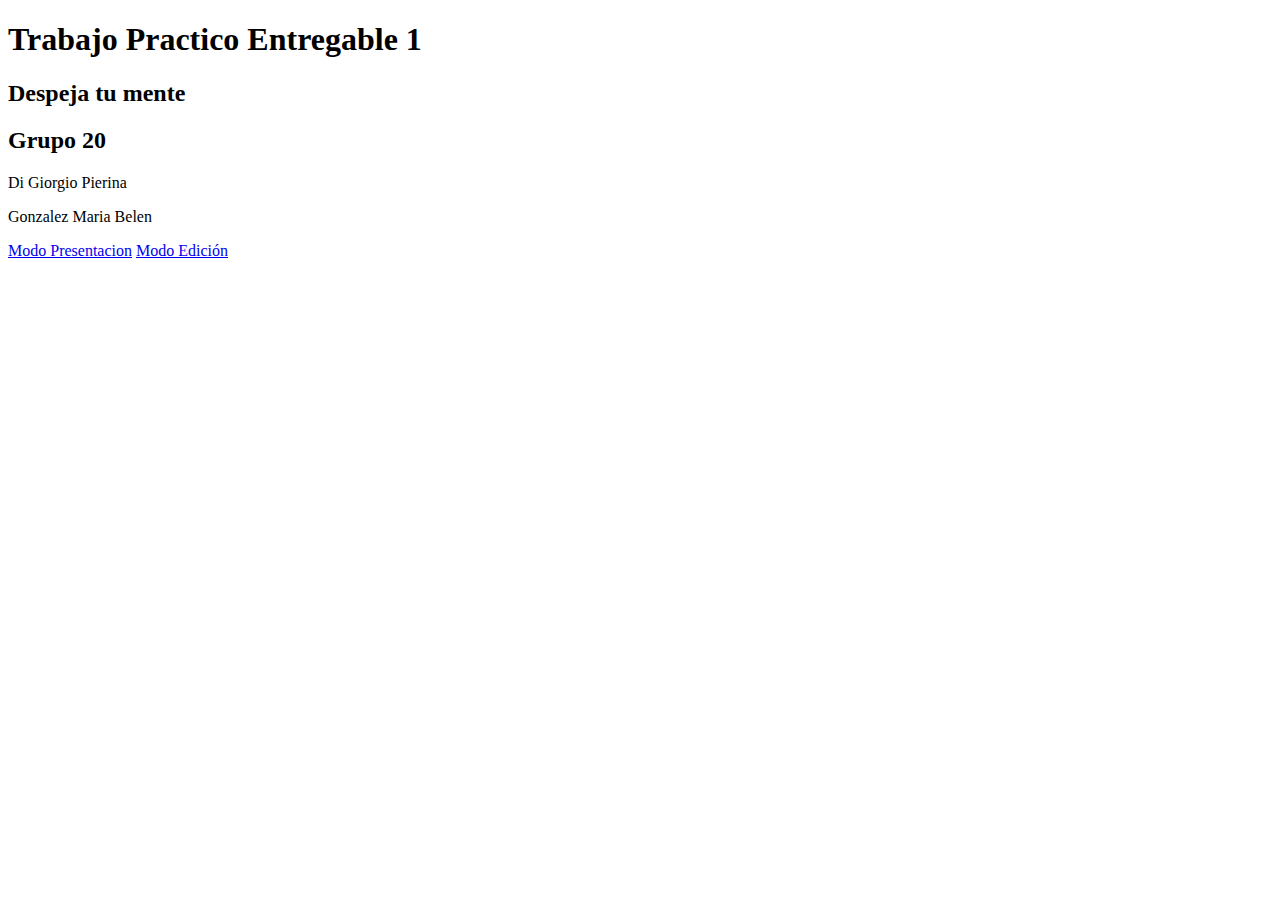
<file: index.html>
<!DOCTYPE html>
<html lang="en">
<head>
    <meta charset="UTF-8">
    <meta name="viewport" content="width=device-width, initial-scale=1.0">
    <title>Document</title>
</head>
<body>

    <h1>Trabajo Practico Entregable 1</h1>
    <h2>Despeja tu mente</h2>
    <h2>Grupo 20</h2>
    <p>Di Giorgio Pierina</p>
    <p>Gonzalez Maria Belen</p>

    <a href=https://www.figma.com/proto/AV4Yh1QReRI7wYV4WRrUl7/Despeja-Tu-Mente?type=design&node-id=260-651&t=C3TGEIGMd3EQ6o7v-0&scaling=min-zoom&page-id=0%3A1&starting-point-node-id=161%3A542>Modo Presentacion</a>

    <a href=https://www.figma.com/file/AV4Yh1QReRI7wYV4WRrUl7/Despeja-Tu-Mente?type=design&node-id=0-1&mode=design&t=KBDegHhfSMcxle1b-0>Modo Edición</a>
</body>
</html>
</file>
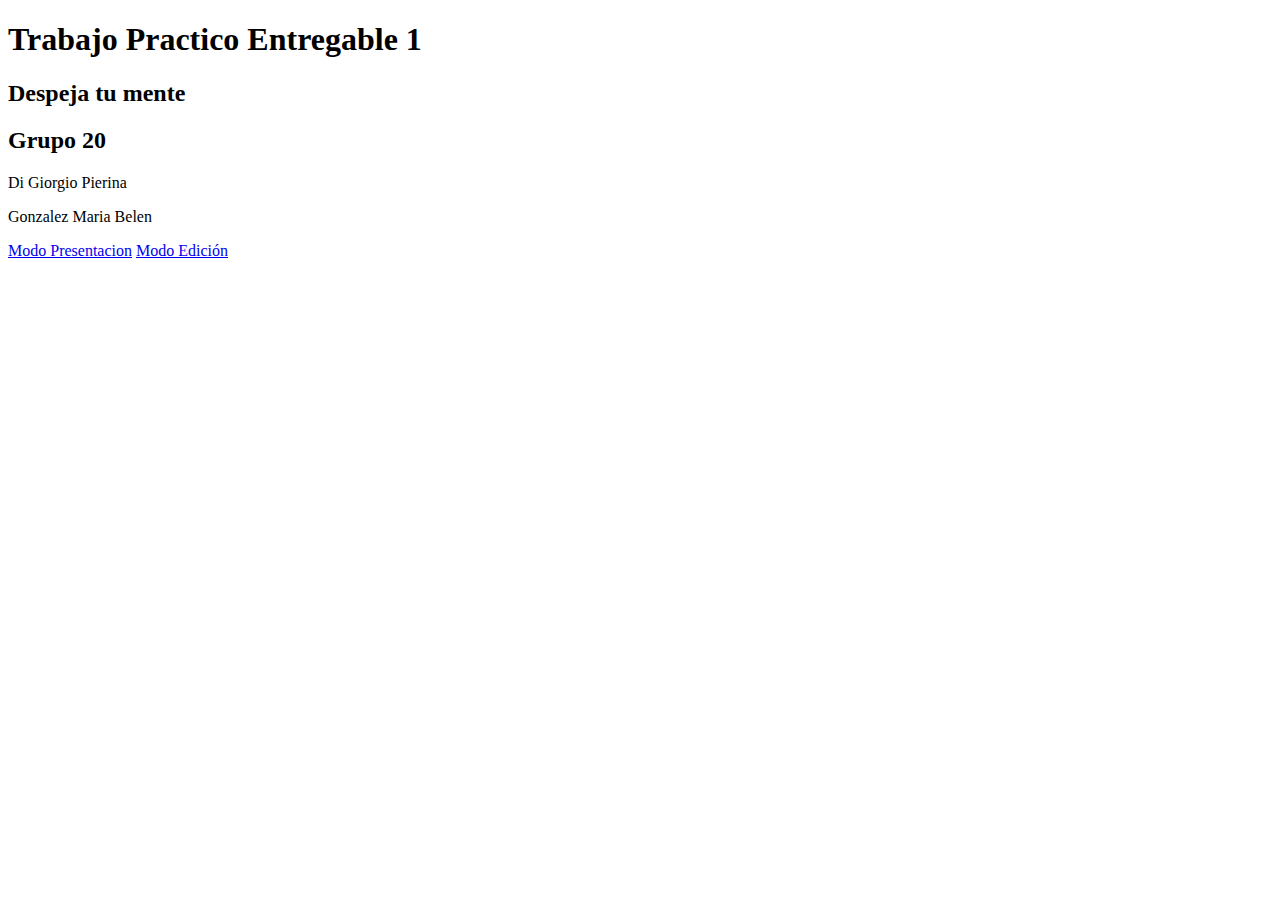
<file: TPE 1/index.html>
<!DOCTYPE html>
<html lang="en">
<head>
    <meta charset="UTF-8">
    <meta name="viewport" content="width=device-width, initial-scale=1.0">
    <title>Document</title>
</head>
<body>

    <h1>Trabajo Practico Entregable 1</h1>
    <h2>Despeja tu mente</h2>
    <h2>Grupo 20</h2>
    <p>Di Giorgio Pierina</p>
    <p>Gonzalez Maria Belen</p>

    <a href=https://www.figma.com/proto/AV4Yh1QReRI7wYV4WRrUl7/Despeja-Tu-Mente?type=design&node-id=260-651&t=C3TGEIGMd3EQ6o7v-0&scaling=min-zoom&page-id=0%3A1&starting-point-node-id=161%3A542>Modo Presentacion</a>

    <a href=https://www.figma.com/file/AV4Yh1QReRI7wYV4WRrUl7/Despeja-Tu-Mente?type=design&node-id=0-1&mode=design&t=23nZfYL8YdTAMEav-0>Modo Edición</a>
</body>
</html>
</file>
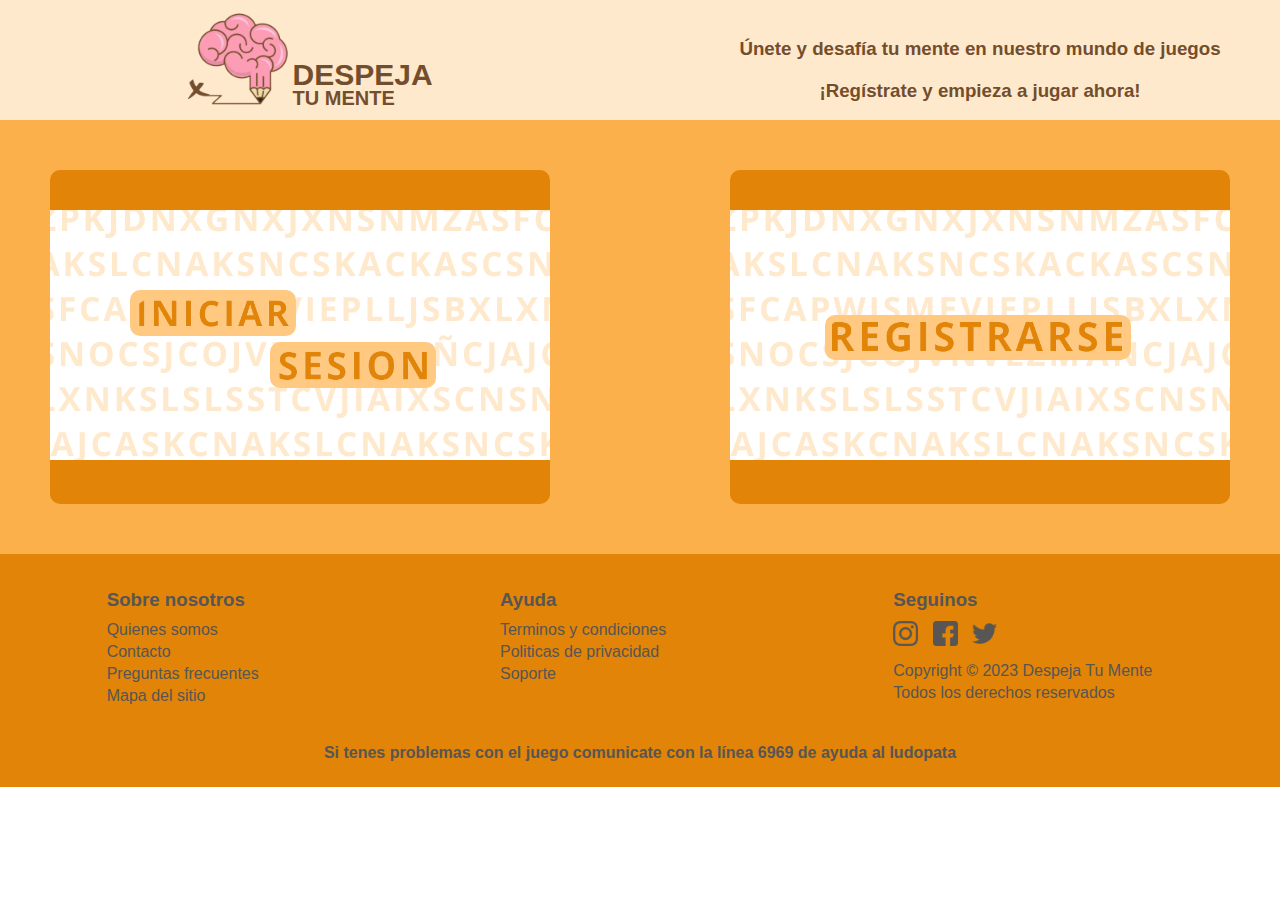
<file: TPE2/index.html>
<!DOCTYPE html>
<html lang="en">
<head>
    <meta charset="UTF-8">
    <meta name="viewport" content="width=device-width, initial-scale=1.0">
    <title>Document</title>
    <link rel="stylesheet" type="text/css" href="./CSS/style.css">
</head>
<body>
    <div class="grid">
        <header class="header-login">
            <div class="conteiner-header conteiner-header-login">
                <div id="logo" class="logo-login">
                    <img src="./CSS/IMG/Logo.png" alt="logo">
                    <h1>DESPEJA <span>TU MENTE</span> </h1>
                </div>
                <div class="texto-inicio">   
                    <h3>Únete y desafía tu mente en nuestro mundo de juegos</h3>
                    <h3>¡Regístrate y empieza a jugar ahora!</h3>  
                </div>
            </div>           
        </header>
        <main class="main-login">
            <div class="conteiner-main">
                <div class="opcion-ingreso">
                    <div class="inicio-sesion">
                        <div class="conteiner-inicio">
                            <img id="img-inicio" class="letras"  src="./CSS/IMG/letras.png" alt="">  
                            <img class="iniciar" src="./CSS/IMG/iniciar.png" alt="">  
                            <img class="sesion" src="./CSS/IMG/sesion.png" alt=""> 
                        </div>
                    </div>
                    <div id="container-form-inicio-sesion">
                        <form id="formulario-inicio" class="oculta" action="" method="">
                            <div class="form-group">
                                <label for="email">E-mail</label>
                                <input type="email" id="email" name="email" required>
                            </div>
                            <div class="form-group">
                                <label for="password">Contraseña</label>
                                <input type="password" id="password" name="password" required>
                            </div>
                            <p class="contrenia-link">Olvidaste la Contraseña?</p> 
                            <div class="botones-inicio-sesion">
                                <button id="btn-iniciar-sesion" type="submit">Iniciar sesion</button>
                                <button id="btn-face"type="button">Ingresar con facebook</button>
                                <button id="btn-google"type="button">Ingresar con Google</button>
                            </div>
                        </form>
                    </div>  
                    <div class="inicio-sesion">
                        <div class="conteiner-registro">
                            <img id="img-registrarse" class="letras" src="./CSS/IMG/letras.png" alt="">
                            <img class="registrarse" src="./CSS/IMG/registrarse.png" alt=""> 
                        </div>
                    </div>
                    <div id="container-form-registrarse">
                        <form id="formulario-registro" class="oculta" action="" method="">
                            <div class="form-group">
                                <label for="nombre">Nombre <span>*</span></label>
                                <input type="text" id="" name="nombre" required>
                            </div>
                            <div class="form-group">
                                <label for="apellido">Apellido <span>*</span></label>
                                <input type="text" id="" name="apellido" required>
                            </div>
                            <div class="form-group">
                                <label for="alias">Alias</label>
                                <input type="text" id="" name="alias">
                            </div>
                            <div class="form-group">
                                <label for="edad">Edad <span>*</span></label>
                                <input type="number" id="" name="edad" required>
                            </div>
                            <div class="form-group">
                                <label for="email">E-mail <span>*</span></label>
                                <input type="email" id="email" name="email" required>
                            </div>
                            <div class="form-group">
                                <label for="password">Contraseña</label>
                                <input type="password" id="password" name="password" required>
                            </div>
                            <p class="campos-obligatorios">La Contraseña debe tener 8 caracteres (sin espacios)</p>
                            <div class="form-group">
                                <label for="confirm-password">Repetir Contraseña:</label>
                                <input type="password" id="confirm-password" name="confirm-password" required>
                            </div>
                            <p class="campos-obligatorios">* Campos obligatorios</p>
                            <div class="captcha">
                                <div class="checkbox">
                                    <input type="checkbox" id="captcha" name="captcha" required>
                                    <p>No soy un robot</p>
                                </div>
                                <img src="./CSS/IMG/captcha.png" alt="">
                            </div>
                            <div class="botones-inicio-sesion">
                                <button id="btn-registrarse"type="submit">Registrarse</button>
                            </div>
                        </form>
                    </div>
                </div>       
                <div id="loading-container" class="loading-oculto">
                    <div id="loading"></div>
                    <div id="loading-progress">0%</div>
                </div>
            </div>
            <div id="mensajeExito">
                <p id="cerrar-mnj-exito">x</p>                             
                <p class="bienvenido"> Bienvenido a</p>
                <div class="logo-exito">
                    <img src="./CSS/IMG/Logo.png" alt="logo">
                    <h1>DESPEJA <span>TU MENTE</span> </h1>
                </div>
                <p class="exito"> Usted se ha registrado con éxito!</p>
            </div>
        </main>
        <footer>
            <div class="conteiner-footer">
                <div class="columnas-footer">
                    <h3>Sobre nosotros</h3>
                        <lu>
                            <li>Quienes somos</li>
                            <li>Contacto</li>
                            <li>Preguntas frecuentes</li>
                            <li>Mapa del sitio</li>
                        </lu>
                </div>
                <div class="columnas-footer">
                    <h3>Ayuda</h3>
                        <lu>
                            <li>Terminos y condiciones</li>
                            <li>Politicas de privacidad </li>
                            <li>Soporte</li>
                        </lu>
                </div>
                <div class="columnas-footer">
                    <h3>Seguinos</h3>
                    <div class="redes-sociales">
                        <img src="./CSS/IMG/iconos/instagram.png">
                        <img src="./CSS/IMG/iconos/facebook.png">
                        <img src="./CSS/IMG/iconos/gorjeo.png">
                    </div>
                        <lu>
                            <li>Copyright © 2023 Despeja Tu Mente</li>
                            <li>Todos los derechos reservados</li>
                        </lu>         
                </div>
            </div>
            <div class="mensaje-footer">
                <p>Si tenes problemas con el juego comunicate con la línea 6969 de ayuda al ludopata</p>
            </div>
        </footer>  
    </div>
    <script src="./JS/js.login.js"></script>
    </body>
    </html>
</file>
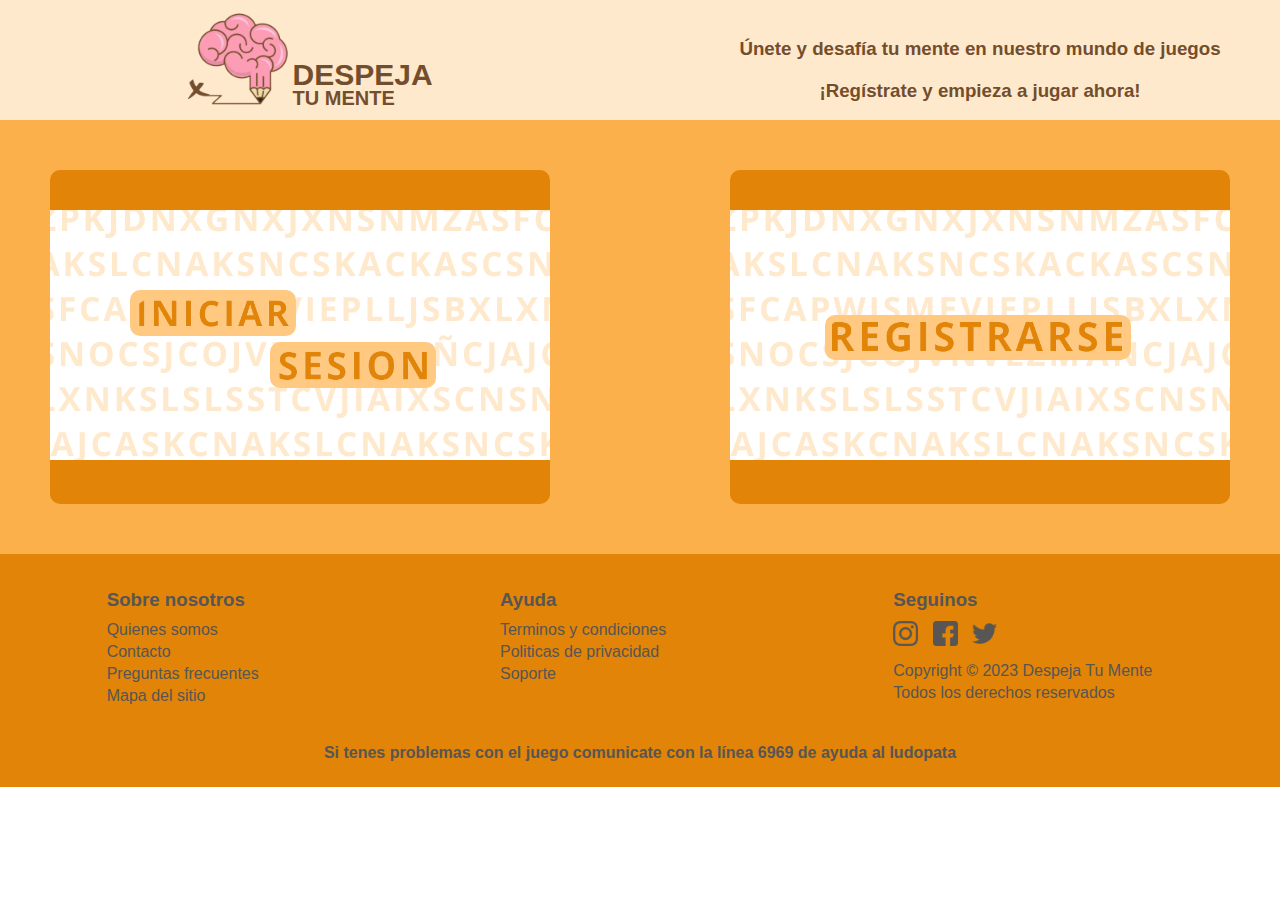
<file: TPE2/HTML/index.html>
<!DOCTYPE html>
<html lang="en">
<head>
    <meta charset="UTF-8">
    <meta name="viewport" content="width=device-width, initial-scale=1.0">
    <title>Document</title>
    <link rel="stylesheet" type="text/css" href="/TPE2/CSS/style.css">
</head>
<body>
    <div class="grid">
        <header class="header-login">
            <div class="conteiner-header conteiner-header-login">
                <div id="logo" class="logo-login">
                    <img src="../HTML/IMG/Logo.png" alt="logo">
                    <h1>DESPEJA <span>TU MENTE</span> </h1>
                </div>
                <div class="texto-inicio">   
                    <h3>Únete y desafía tu mente en nuestro mundo de juegos</h3>
                    <h3>¡Regístrate y empieza a jugar ahora!</h3>  
                </div>
            </div>           
        </header>
        <main class="main-login">
            <div class="conteiner-main">
                <div class="opcion-ingreso">
                    <div class="inicio-sesion">
                        <div class="conteiner-inicio">
                            <img id="img-inicio" class="letras"  src="IMG/letras.png" alt="">  
                            <img class="iniciar" src="IMG/iniciar.png" alt="">  
                            <img class="sesion" src="IMG/sesion.png" alt=""> 
                        </div>
                    </div>
                    <div id="container-form-inicio-sesion">
                        <form id="formulario-inicio" class="oculta" action="" method="">
                            <div class="form-group">
                                <label for="email">E-mail</label>
                                <input type="email" id="email" name="email" required>
                            </div>
                            <div class="form-group">
                                <label for="password">Contraseña</label>
                                <input type="password" id="password" name="password" required>
                            </div>
                            <p class="contrenia-link">Olvidaste la Contraseña?</p> 
                            <div class="botones-inicio-sesion">
                                <button id="btn-iniciar-sesion" type="submit">Iniciar sesion</button>
                                <button id="btn-face"type="button">Ingresar con facebook</button>
                                <button id="btn-google"type="button">Ingresar con Google</button>
                            </div>
                        </form>
                    </div>  
                    <div class="inicio-sesion">
                        <div class="conteiner-registro">
                            <img id="img-registrarse" class="letras" src="IMG/letras.png" alt="">
                            <img class="registrarse" src="IMG/registrarse.png" alt=""> 
                        </div>
                    </div>
                    <div id="container-form-registrarse">
                        <form id="formulario-registro" class="oculta" action="" method="">
                            <div class="form-group">
                                <label for="nombre">Nombre <span>*</span></label>
                                <input type="text" id="" name="nombre" required>
                            </div>
                            <div class="form-group">
                                <label for="apellido">Apellido <span>*</span></label>
                                <input type="text" id="" name="apellido" required>
                            </div>
                            <div class="form-group">
                                <label for="alias">Alias</label>
                                <input type="text" id="" name="alias">
                            </div>
                            <div class="form-group">
                                <label for="edad">Edad <span>*</span></label>
                                <input type="number" id="" name="edad" required>
                            </div>
                            <div class="form-group">
                                <label for="email">E-mail <span>*</span></label>
                                <input type="email" id="email" name="email" required>
                            </div>
                            <div class="form-group">
                                <label for="password">Contraseña</label>
                                <input type="password" id="password" name="password" required>
                            </div>
                            <p class="campos-obligatorios">La Contraseña debe tener 8 caracteres (sin espacios)</p>
                            <div class="form-group">
                                <label for="confirm-password">Repetir Contraseña:</label>
                                <input type="password" id="confirm-password" name="confirm-password" required>
                            </div>
                            <p class="campos-obligatorios">* Campos obligatorios</p>
                            <div class="captcha">
                                <div class="checkbox">
                                    <input type="checkbox" id="captcha" name="captcha" required>
                                    <p>No soy un robot</p>
                                </div>
                                <img src="IMG/captcha.png" alt="">
                            </div>
                            <div class="botones-inicio-sesion">
                                <button id="btn-registrarse"type="submit">Registrarse</button>
                            </div>
                        </form>
                    </div>
                </div>       
                <div id="loading-container" class="loading-oculto">
                    <div id="loading"></div>
                    <div id="loading-progress">0%</div>
                </div>
            </div>
            <div id="mensajeExito">
                <p id="cerrar-mnj-exito">x</p>                             
                <p class="bienvenido"> Bienvenido a</p>
                <div class="logo-exito">
                    <img src="../HTML/IMG/Logo.png" alt="logo">
                    <h1>DESPEJA <span>TU MENTE</span> </h1>
                </div>
                <p class="exito"> Usted se ha registrado con éxito!</p>
            </div>
        </main>
        <footer>
            <div class="conteiner-footer">
                <div class="columnas-footer">
                    <h3>Sobre nosotros</h3>
                        <lu>
                            <li>Quienes somos</li>
                            <li>Contacto</li>
                            <li>Preguntas frecuentes</li>
                            <li>Mapa del sitio</li>
                        </lu>
                </div>
                <div class="columnas-footer">
                    <h3>Ayuda</h3>
                        <lu>
                            <li>Terminos y condiciones</li>
                            <li>Politicas de privacidad </li>
                            <li>Soporte</li>
                        </lu>
                </div>
                <div class="columnas-footer">
                    <h3>Seguinos</h3>
                    <div class="redes-sociales">
                        <img src="IMG/iconos/instagram.png">
                        <img src="IMG/iconos/facebook.png">
                        <img src="IMG/iconos/gorjeo.png">
                    </div>
                        <lu>
                            <li>Copyright © 2023 Despeja Tu Mente</li>
                            <li>Todos los derechos reservados</li>
                        </lu>         
                </div>
            </div>
            <div class="mensaje-footer">
                <p>Si tenes problemas con el juego comunicate con la línea 6969 de ayuda al ludopata</p>
            </div>
        </footer>  
    </div>
    <script src="/TPE2/JS/js.login.js"></script>
    </body>
    </html>
</file>
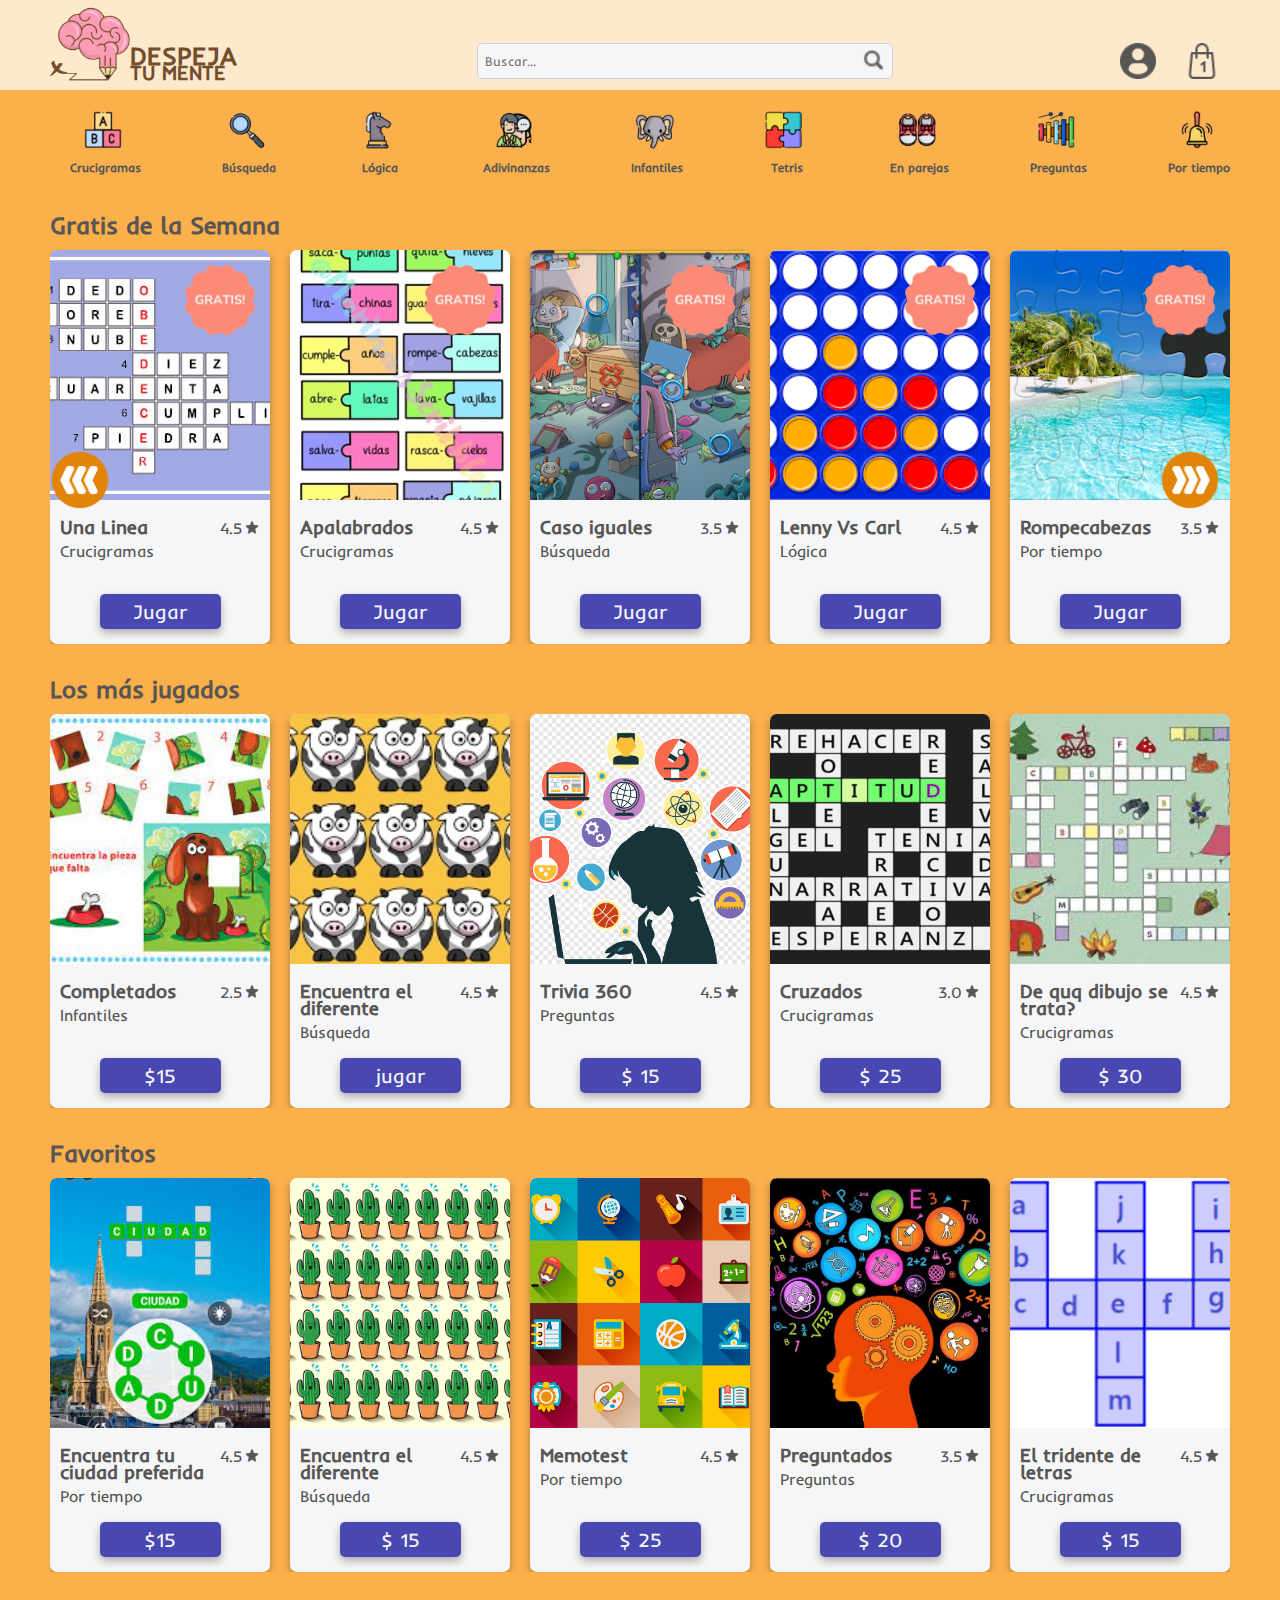
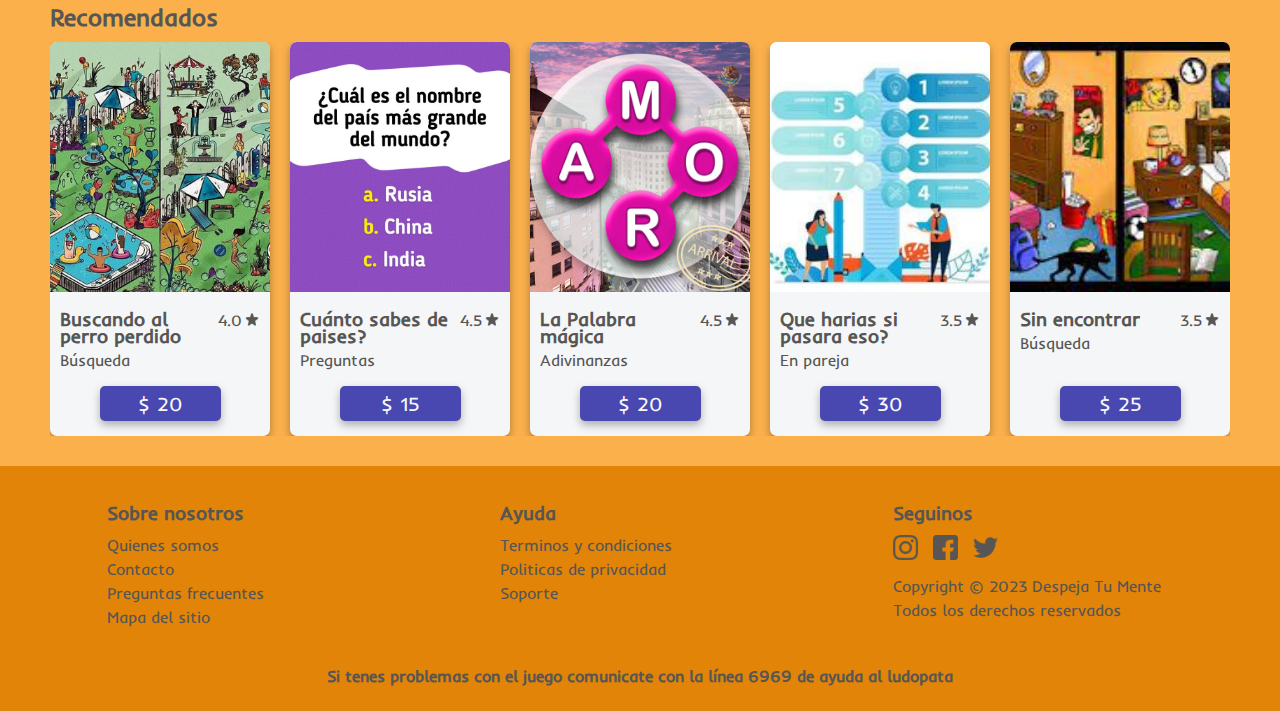
<file: TPE2/home.html>
<!DOCTYPE html>
<html lang="en">
<head>
    <meta charset="UTF-8">
    <meta name="viewport" content="width=device-width, initial-scale=1.0">
    <title>Document</title>
    <link rel="stylesheet" type="text/css" href="./CSS/style.css">
    <link rel="preconnect" href="https://fonts.googleapis.com">
    <link rel="preconnect" href="https://fonts.gstatic.com" crossorigin>
    <link href="https://fonts.googleapis.com/css2?family=Inder&display=swap" rel="stylesheet">
</head>
<body>
    

    <div class="grid">
        <header>
            <div class="conteiner-header">
                <div class="logo">
                    <img src="./CSS/IMG/Logo.png" alt="logo">
                    <h1>DESPEJA <span>TU MENTE</span> </h1>
                </div>
                <div class="search-container">
                        <input class="search" type="text"  placeholder="Buscar...">
                        <label for="input-with-image" class="input-label">
                        <img src="./CSS/IMG/iconos/lupa.png" alt="buscador">          
                </div>
                <div class="login-bolsa">
                    <div id="usuario" class="usuario">
                        <img src="./CSS/IMG/iconos/usuario-de-perfil.png" alt="menu usuario">
                    </div>
                    <div id="popup-login" class="">
                        <div class="cerrar-popup">
                            <button id="btn-cerrar-popup-login" class="btn-cerrar-popup">X</button>
                        </div>
                        <div class="encabezado-popup">
                            <img src="./CSS/IMG/iconos/usuario-de-perfil.png" alt="">
                            <h2>Mi perfil</h2>
                        </div>
                        <div class="contenido-popup">  
                            <p>Cambiar avatar</p>  
                            <p><a href="#favoritos">Mis favoritos</a></p>
                            <p>Ultimos jugados</p>
                            <p>Mis datos</p>
                            <p>Cambiar contrasenia</p>
                            <p>Cerrar sesion</p>
                        </div>
                    </div>   
                    <div id="pop-bolsa" class="bolsa">
                        <img src="./CSS/IMG/iconos/bolsa-de-la-compra.png" alt="mis compras">
                        <p class="comprados">1</p>
                    </div>
                    <div id="popup-compras" class="">
                        <div class="cerrar-popup">
                            <button id="btn-cerrar-popup-compras" class="btn-cerrar-popup">X</button>
                        </div>
                        <div class="encabezado-popup">
                            <img src="./CSS/IMG/bolsa-de-la-compra.png" alt="">
                            <h2>Mis Compras</h2>
                        </div>
                        <div class="contenido-popup">  
                            <div class="juego-precio">
                                <p>Encuentra el diferente</p>  
                                <p>$25</p>
                             </div>
                                <p>--------------------</p>
                             <div class="total-compras">
                                <p>Total</p>  
                                <p>$25</p>
                             </div>
                             <button class="btn-pagar-compras">PAGAR</button>
                        </div>
                    </div>   
                </div>
            </div>  
        </header>
        <div id="loading-container" class="loading-oculto">
            <div id="loading"></div>
            <div id="loading-progress">0%</div>
        </div>
        <main>
            <div class="conteiner-main">
                <nav class="conteiner-menu">
                    <div class="menu-categorias" >
                        <img id="menu-hamburguesa" src="./CSS/IMG/iconos/menu.png">
                    </div>
                    <div id="conteiner-categorias" class="conteiner-categorias">
                        <div class="categoria">
                            <img id="categorias"src="./CSS/IMG/Categorias/Crucigramas.png" alt="mis compras">
                            <h3>Crucigramas</h3>
                        </div>
                        <div class="categoria"> 
                            <img id="categorias"src="./CSS/IMG/Categorias/Busqueda.png" alt="mis compras">
                            <h3>Búsqueda</h3>
                        </div>
                        <div class="categoria">
                            <img id="categorias" src="./CSS/IMG/Categorias/Logica.png" alt="mis compras">
                            <h3>Lógica</h3>
                        </div>
                        <div class="categoria">                
                            <img id="categorias"src="./CSS/IMG/Categorias/Adivinanza.png" alt="mis compras">
                            <h3>Adivinanzas</h3>
                        </div>
                        <div class="categoria">
                            <img id="categorias" src="./CSS/IMG/Categorias/Infantiles.png" alt="mis compras">
                            <h3>Infantiles</h3>
                        </div>
                        <div class="categoria">
                            <img id="categorias" src="./CSS/IMG/Categorias/Tetris.png" alt="mis compras">
                            <h3>Tetris</h3>
                        </div>
                        <div class="categoria">
                            <img id="categorias" src="./CSS/IMG/Categorias/En pareja.png" alt="mis compras">
                            <h3>En parejas</h3>
                        </div>
                        <div class="categoria">
                            <img id="categorias" src="./CSS/IMG/Categorias/Preguntas.png" alt="mis compras">
                            <h3>Preguntas</h3>
                        </div>
                        <div class="categoria">
                            <img id="categorias" src="./CSS/IMG/Categorias/Por tiempo.png" alt="mis compras">
                            <h3>Por tiempo</h3>
                        </div>
                    </div>
                </nav>
                <div class="conteiner-seccion-juegos">
                    <div class="titulo-categorias-cards">
                        <h2>Gratis de la Semana</h2>
                    </div>                  
                    <div class="contenedor-carrusel">
                        <img id="anterior" class="boton-carrusel" src="./CSS/IMG/anterior.png">
                        <div class="carrusel">
                            <div class="card-completa-carrusel">
                                <div class="contenedor-img-card">
                                    <img class="img-card" src="./CSS/IMG/gratis-UnaLinea-Crucigramas.jpg" alt="">
                                    <img class="stiker-gratis" src="./CSS/IMG/Gratis remove.png">
                                </div>
                                <div class="texto-cards">
                                    <div class="nombre-y-puntuacion-cards">
                                        <h3>Una Linea</h3>
                                        <div class="puntuacion">
                                            <p>4.5</p>
                                            <img src="./CSS/IMG/estrella.png" alt="estrella">
                                        </div>
                                    </div>
                                    <p>Crucigramas</p>
                                </div>
                                <div class="conteiner-boton-card">
                                    <button class="boton-cards">Jugar</button>
                                </div>
                            </div>
                            
                            <div class="card-completa-carrusel">
                                <div class="contenedor-img-card">
                                    <img class="img-card" src="./CSS/IMG/gratis-Apalabrados-EnPareja.jpg" alt="">
                                    <img class="stiker-gratis" src="./CSS/IMG/Gratis remove.png">
                                </div>
                                 <div class="texto-cards">
                                <div class="nombre-y-puntuacion-cards">
                                    <h3>Apalabrados</h3>
                                    <div class="puntuacion">
                                        <p>4.5</p>
                                        <img src="./CSS/IMG/estrella.png" alt="estrella">
                                    </div>
                                </div>
                                <p>Crucigramas</p>
                            </div>
                            <div class="conteiner-boton-card">
                                <button class="boton-cards">Jugar</button>
                            </div>
                            </div>
                            <div class="card-completa-carrusel">
                                <div class="contenedor-img-card">
                                    <img class="img-card" src="./CSS/IMG/gratis-Casi-Iguales-Busqueda.jpg" alt="">
                                    <img class="stiker-gratis" src="./CSS/IMG/Gratis remove.png">
                                </div>
                                 <div class="texto-cards">
                                <div class="nombre-y-puntuacion-cards">
                                    <h3>Caso iguales</h3>
                                    <div class="puntuacion">
                                        <p>3.5</p>
                                        <img src="./CSS/IMG/estrella.png" alt="estrella">
                                    </div>
                                </div>
                                <p>Búsqueda</p>
                            </div>
                            <div class="conteiner-boton-card">
                                <button class="boton-cards">Jugar</button>
                            </div>
                            </div>
                            <div class="card-completa-carrusel">
                                <div class="contenedor-img-card">
                                    <img class="img-card" src="./CSS/IMG/gratis-LennyVsCarl-Logica.png" alt="">
                                    <img class="stiker-gratis" src="./CSS/IMG/Gratis remove.png">
                                </div>
                                 <div class="texto-cards">
                                <div class="nombre-y-puntuacion-cards">
                                    <h3>Lenny Vs Carl</h3>
                                    <div class="puntuacion">
                                        <p>4.5</p>
                                        <img src="./CSS/IMG/estrella.png" alt="estrella">
                                    </div>
                                </div>
                                <p>Lógica</p>
                            </div>
                            <a href="juego.html">
                                <div class="conteiner-boton-card">
                                    <button class="boton-cards" >Jugar</button>
                                </div>
                            </a>
                            </div>
                            <div class="card-completa-carrusel">
                                <div class="contenedor-img-card">
                                    <img class="img-card" src="./CSS/IMG/gratis-Rompecabezas-PorTiempo.webp" alt="">
                                    <img class="stiker-gratis" src="./CSS/IMG/Gratis remove.png">
                                </div>
                                 <div class="texto-cards">
                                <div class="nombre-y-puntuacion-cards">
                                    <h3>Rompecabezas</h3>
                                    <div class="puntuacion">
                                        <p>3.5</p>
                                        <img src="./CSS/IMG/estrella.png" alt="estrella">
                                    </div>
                                </div>
                                <p>Por tiempo</p>
                            </div>
                            <div class="conteiner-boton-card">
                                <button class="boton-cards">Jugar</button>
                            </div>
                            </div>
                            <div class="card-completa-carrusel">
                                <div class="contenedor-img-card">
                                    <img class="img-card" src="./CSS/IMG/Gratis-LogicamenteGrande-logica.jpg" alt="">
                                    <img class="stiker-gratis" src="./CSS/IMG/Gratis remove.png">
                                </div>
                                 <div class="texto-cards">
                                <div class="nombre-y-puntuacion-cards">
                                    <h3>Lógicamente Grande</h3>
                                    <div class="puntuacion">
                                        <p>4.5</p>
                                        <img src="./CSS/IMG/estrella.png" alt="estrella">
                                    </div>
                                </div>
                                <p>Tetris</p>
                            </div>
                            <div class="conteiner-boton-card">
                                <button class="boton-cards">Jugar</button>
                            </div>
                            </div>
                            <div class="card-completa-carrusel">
                                <div class="contenedor-img-card">
                                    <img class="img-card" src="./CSS/IMG/Gratis-Automotores-Crucigramas.jpg" alt="">
                                    <img class="stiker-gratis" src="./CSS/IMG/Gratis remove.png">
                                </div>
                                 <div class="texto-cards">
                                <div class="nombre-y-puntuacion-cards">
                                    <h3>En que vamos?</h3>
                                    <div class="puntuacion">
                                        <p>3.5</p>
                                        <img src="./CSS/IMG/estrella.png" alt="estrella">
                                    </div>
                                </div>
                                <p>Crucigramas</p>
                            </div>
                            <a href="juego.html">
                                <div class="conteiner-boton-card">
                                    <button class="boton-cards" >Jugar</button>
                                </div>
                            </a>
                            </div>
                            <div class="card-completa-carrusel">
                                <div class="contenedor-img-card">
                                    <img class="img-card" src="./CSS/IMG/Gratis-MultiplicaLaMente-Logica.webp" alt="">
                                    <img class="stiker-gratis" src="./CSS/IMG/Gratis remove.png">
                                </div>
                                 <div class="texto-cards">
                                <div class="nombre-y-puntuacion-cards">
                                    <h3>Multiplica tu mente</h3>
                                    <div class="puntuacion">
                                        <p>3.5</p>
                                        <img src="./CSS/IMG/estrella.png" alt="estrella">
                                    </div>
                                </div>
                                <p>Lógica</p>
                            </div>
                            <div class="conteiner-boton-card">
                                <button class="boton-cards">Jugar</button>
                            </div>
                            </div>
                        </div> 
                        <img id="siguiente" class="boton-carrusel" src="./CSS/IMG/siguiente.png">
                    </div>    
                </div> 
                <div class="conteiner-seccion-juegos">
                    <div class="titulo-categorias-cards">
                        <h2>Los más jugados</h2>
                    </div>   
                    <div class="contenedor-cards">
                        <div class="cards-container">  
                            <div class="card-completa">
                                <div class="contenedor-img-card">
                                    <img class="img-card" src="./CSS/IMG/LosmasJugados-Completados-Infantiles.jpeg" alt="">
                                </div>
                                <div class="texto-cards">
                                    <div class="nombre-y-puntuacion-cards">
                                        <h3>Completados</h3>
                                        <div class="puntuacion">
                                            <p>2.5</p>
                                            <img src="./CSS/IMG/estrella.png" alt="estrella">
                                        </div>
                                    </div>
                                    <p>Infantiles</p>
                                </div>
                                <div class="conteiner-boton-card">
                                    <button id="miBoton" class="boton-cards miBoton">$15</button>
                                </div>
                            </div>
                            <div class="card-completa">
                                <div class="contenedor-img-card">
                                    <img class="img-card" src="./CSS/IMG/LosmasJugados-ElDistinto-Busqueda.jpg" alt="">
                                </div>
                                <div class="texto-cards">
                                    <div class="nombre-y-puntuacion-cards">
                                        <h3>Encuentra el diferente</h3>
                                        <div class="puntuacion">
                                            <p>4.5</p>
                                            <img src="./CSS/IMG/estrella.png" alt="estrella">
                                        </div>
                                    </div>
                                    <p>Búsqueda</p>
                                </div>
                                <div class="conteiner-boton-card">
                                    <button class="boton-cards">jugar</button>
                                </div>
                            </div>
                            <div class="card-completa">
                                <div class="contenedor-img-card">
                                    <img class="img-card" src="./CSS/IMG/LosmasJugados-Trivia360-preguntas.png" alt="">
                                </div>
                                <div class="texto-cards">
                                    <div class="nombre-y-puntuacion-cards">
                                        <h3>Trivia 360</h3>
                                        <div class="puntuacion">
                                            <p>4.5</p>
                                            <img src="./CSS/IMG/estrella.png" alt="estrella">
                                        </div>
                                    </div>
                                    <p>Preguntas</p>
                                </div>
                                <div class="conteiner-boton-card">
                                    <button class="boton-cards miBoton">$ 15</button>
                                </div>
                            </div>
                            <div class="card-completa">
                                <div class="contenedor-img-card">
                                    <img class="img-card" src="./CSS/IMG/MasJugados-Cruzados-crucigramas.jpg" alt="">
                                </div>
                                <div class="texto-cards">
                                    <div class="nombre-y-puntuacion-cards">
                                        <h3>Cruzados</h3>
                                        <div class="puntuacion">
                                            <p>3.0</p>
                                            <img src="./CSS/IMG/estrella.png" alt="estrella">
                                        </div>
                                    </div>
                                    <p>Crucigramas</p>
                                </div>
                                <div class="conteiner-boton-card">
                                    <button class="boton-cards miBoton">$ 25</button>
                                </div>
                            </div>
                            <div class="card-completa">
                                <div class="contenedor-img-card">
                                    <img class="img-card" src="./CSS/IMG/MasJugados-QueDibujoEs-crucigramas.jpg.jpeg" alt="">
                                </div>
                                <div class="texto-cards">
                                    <div class="nombre-y-puntuacion-cards">
                                        <h3>De quq dibujo se trata?</h3>
                                        <div class="puntuacion">
                                            <p>4.5</p>
                                            <img src="./CSS/IMG/estrella.png" alt="estrella">
                                        </div>
                                    </div>
                                    <p>Crucigramas</p>
                                </div>
                                <div class="conteiner-boton-card">
                                    <button class="boton-cards miBoton">$ 30</button>
                                </div>
                            </div>
                        </div> 
                       
                    </div>
                </div> 
                <div class="conteiner-seccion-juegos">
                    <div class="titulo-categorias-cards">
                        <h2 id="favoritos">Favoritos</h2>
                    </div>    
                    <div class="contenedor-cards">
                        <div class="cards-container">  
                            <div class="card-completa">
                                <div class="contenedor-img-card">
                                    <img class="img-card" src="./CSS/IMG/Favoritos-Ciudades-PorTiempo.jpeg" alt="">
                                </div>
                                <div class="texto-cards">
                                    <div class="nombre-y-puntuacion-cards">
                                        <h3>Encuentra tu ciudad preferida</h3>
                                        <div class="puntuacion">
                                            <p>4.5</p>
                                            <img src="./CSS/IMG/estrella.png" alt="estrella">
                                        </div>
                                    </div>
                                    <p>Por tiempo</p>
                                </div>
                                <div class="conteiner-boton-card">
                                    <button class="boton-cards miBoton">$15</button>
                                </div>
                            </div>
                            <div class="card-completa">
                                <div class="contenedor-img-card">
                                    <img class="img-card" src="./CSS/IMG/Favoritos-Diferente-Busqueda.jpg" alt="">
                                </div>
                                <div class="texto-cards">
                                    <div class="nombre-y-puntuacion-cards">
                                        <h3>Encuentra el diferente</h3>
                                        <div class="puntuacion">
                                            <p>4.5</p>
                                            <img src="./CSS/IMG/estrella.png" alt="estrella">
                                        </div>
                                    </div>
                                    <p>Búsqueda</p>
                                </div>
                                <div class="conteiner-boton-card">
                                    <button class="boton-cards miBoton">$ 15</button>
                                </div>
                            </div>
                            <div class="card-completa">
                                <div class="contenedor-img-card">
                                    <img class="img-card" src="./CSS/IMG/Favoritos-Memotest-Portiempo.jpg" alt="">
                                </div>
                                <div class="texto-cards">
                                    <div class="nombre-y-puntuacion-cards">
                                        <h3>Memotest</h3>
                                        <div class="puntuacion">
                                            <p>4.5</p>
                                            <img src="./CSS/IMG/estrella.png" alt="estrella">
                                        </div>
                                    </div>
                                    <p>Por tiempo</p>
                                </div>
                                <div class="conteiner-boton-card">
                                    <button class="boton-cards miBoton">$ 25</button>
                                </div>
                            </div>
                            <div class="card-completa">
                                <div class="contenedor-img-card">
                                    <img class="img-card" src="./CSS/IMG/Favoritos-Preguntados-preguntas.jpg" alt="">
                                </div>
                                <div class="texto-cards">
                                    <div class="nombre-y-puntuacion-cards">
                                        <h3>Preguntados</h3>
                                        <div class="puntuacion">
                                            <p>3.5</p>
                                            <img src="./CSS/IMG/estrella.png" alt="estrella">
                                        </div>
                                    </div>
                                    <p>Preguntas</p>
                                </div>
                                <div class="conteiner-boton-card">
                                    <button class="boton-cards miBoton">$ 20</button>
                                </div>
                            </div>
                            <div class="card-completa">
                                <div class="contenedor-img-card">
                                    <img class="img-card" src="./CSS/IMG/Favoritos-ElTridente-Crucigramas.png" alt="">
                                </div>
                                <div class="texto-cards">
                                    <div class="nombre-y-puntuacion-cards">
                                        <h3>El tridente de letras</h3>
                                        <div class="puntuacion">
                                            <p>4.5</p>
                                            <img src="./CSS/IMG/estrella.png" alt="estrella">
                                        </div>
                                    </div>
                                    <p>Crucigramas</p>
                                </div>
                                <div class="conteiner-boton-card">
                                    <button class="boton-cards miBoton">$ 15 </button>
                                </div>
                            </div>
                        </div> 
                       
                    </div>
                </div> 
                <div class="conteiner-seccion-juegos">
                    <div class="titulo-categorias-cards">
                        <h2>Recomendados</h2>
                    </div>    
                    <div class="contenedor-cards">
                        <div class="cards-container">  
                            <div class="card-completa">
                                <div class="contenedor-img-card">
                                    <img class="img-card" src="./CSS/IMG/Recomemndados-BuscandoA-busqueda.jpg" alt="">
                                </div>
                                <div class="texto-cards">
                                    <div class="nombre-y-puntuacion-cards">
                                        <h3>Buscando al perro perdido </h3>
                                        <div class="puntuacion">
                                            <p>4.0</p>
                                            <img src="./CSS/IMG/estrella.png" alt="estrella">
                                        </div>
                                    </div>
                                    <p>Búsqueda</p>
                                </div>
                                <div class="conteiner-boton-card">
                                    <button class="boton-cards miBoton">$ 20</button>
                                </div>
                            </div>
                            <div class="card-completa">
                                <div class="contenedor-img-card">
                                    <img class="img-card" src="./CSS/IMG/Recomemndados-CuantoSabesDe-Preguntas.jpg" alt="">
                                </div>
                                <div class="texto-cards">
                                    <div class="nombre-y-puntuacion-cards">
                                        <h3>Cuánto sabes de paises?</h3>
                                        <div class="puntuacion">
                                            <p>4.5</p>
                                            <img src="./CSS/IMG/estrella.png" alt="estrella">
                                        </div>
                                    </div>
                                    <p>Preguntas</p>
                                </div>
                                <div class="conteiner-boton-card">
                                    <button class="boton-cards miBoton">$ 15</button>
                                </div>
                            </div>
                            <div class="card-completa">
                                <div class="contenedor-img-card">
                                    <img class="img-card" src="./CSS/IMG/Recomendados-LaPalabra-Adivinanzas.png" alt="">
                                </div>
                                <div class="texto-cards">
                                    <div class="nombre-y-puntuacion-cards">
                                        <h3>La Palabra mágica</h3>
                                        <div class="puntuacion">
                                            <p>4.5</p>
                                            <img src="./CSS/IMG/estrella.png" alt="estrella">
                                        </div>
                                    </div>
                                    <p>Adivinanzas</p>
                                </div>
                                <div class="conteiner-boton-card">
                                    <button class="boton-cards miBoton">$ 20</button>
                                </div>
                            </div>
                            <div class="card-completa">
                                <div class="contenedor-img-card">
                                    <img class="img-card" src="./CSS/IMG/Recomendados-QueHariasSi-EnPareja.jpg" alt="">
                                </div>
                                <div class="texto-cards">
                                    <div class="nombre-y-puntuacion-cards">
                                        <h3>Que harias si pasara eso?</h3>
                                        <div class="puntuacion">
                                            <p>3.5</p>
                                            <img src="./CSS/IMG/estrella.png" alt="estrella">
                                        </div>
                                    </div>
                                    <p>En pareja</p>
                                </div>
                                <div class="conteiner-boton-card">
                                    <button class="boton-cards miBoton">$ 30</button>
                                </div>
                            </div>
                            <div class="card-completa">
                                <div class="contenedor-img-card">
                                    <img class="img-card" src="./CSS/IMG/Recomendados-SinEncontrar-busqueda.jpeg" alt="">
                                </div>
                                <div class="texto-cards">
                                    <div class="nombre-y-puntuacion-cards">
                                        <h3>Sin encontrar</h3>
                                        <div class="puntuacion">
                                            <p>3.5</p>
                                            <img src="./CSS/IMG/estrella.png" alt="estrella">
                                        </div>
                                    </div>
                                    <p>Búsqueda</p>
                                </div>
                                <div class="conteiner-boton-card">
                                    <button class="boton-cards miBoton">$ 25 </button>
                                </div>
                            </div>
                        </div> 
                       
                    </div>
                </div>   
            </div>
        </main>
        <footer>
            <div class="conteiner-footer">
                <div class="columnas-footer">
                    <h3>Sobre nosotros</h3>
                        <lu>
                            <li>Quienes somos</li>
                            <li>Contacto</li>
                            <li>Preguntas frecuentes</li>
                            <li>Mapa del sitio</li>
                        </lu>
                </div>
                <div class="columnas-footer">
                    <h3>Ayuda</h3>
                        <lu>
                            <li>Terminos y condiciones</li>
                            <li>Politicas de privacidad </li>
                            <li>Soporte</li>
                        </lu>
                </div>
                <div class="columnas-footer">
                    <h3>Seguinos</h3>
                    <div class="redes-sociales">
                        <img src="./CSS/IMG/iconos/instagram.png">
                        <img src="./CSS/IMG/iconos/facebook.png">
                        <img src="./CSS/IMG/iconos/gorjeo.png">
                    </div>
                        <lu>
                            <li>Copyright © 2023 Despeja Tu Mente</li>
                            <li>Todos los derechos reservados</li>
                        </lu>         
                </div>
            </div>
            <div class="mensaje-footer">
                <p>Si tenes problemas con el juego comunicate con la línea 6969 de ayuda al ludopata</p>
            </div>
        </footer>    
    </div>
    <script src="./JS/js.loading.js"></script>
    <script src="./JS/js.home.js"></script>
    <script src="./JS/script-animaciones.js"></script>
    <script src="./JS/menu-hamburguesa.js"></script>
    <script src="./JS/pop-up.js"></script>
</body>
</html>
</file>
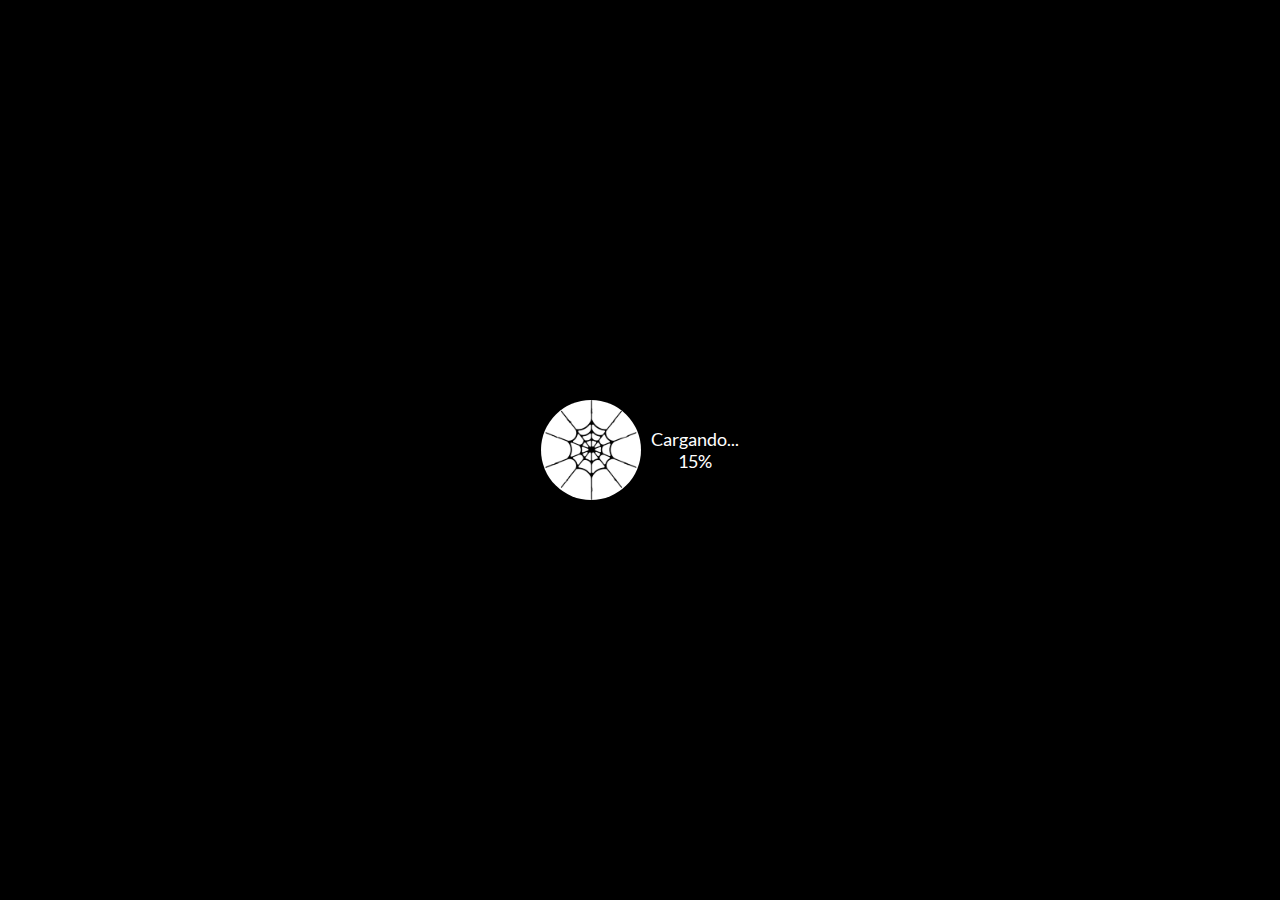
<file: TPE4/loader.html>
<!DOCTYPE html>
<html lang="en">
<head>
    <meta charset="UTF-8">
    <meta name="viewport" content="width=device-width, initial-scale=1.0">
    <title>Document</title>
    <link rel="stylesheet" type="text/css" href="CSS/styles-tp4.css">
    <link href='./CSS/lato/Lato-Regular.ttf' rel='stylesheet'>
    <link href='./CSS/lato/Lato-Bold.ttf' rel='stylesheet'>
</head>

<body>
    <div id="loader-container" class="loader-container">
        <div id="loader" class="loader"></div>
        <div id="loading-text" class="loading-text"> 
            <p>Cargando...</p>
            <p id="loading-progress"></p>
        </div>
    </div>
    <script src="JS/loader.js"></script>

</body>
</html>
</file>
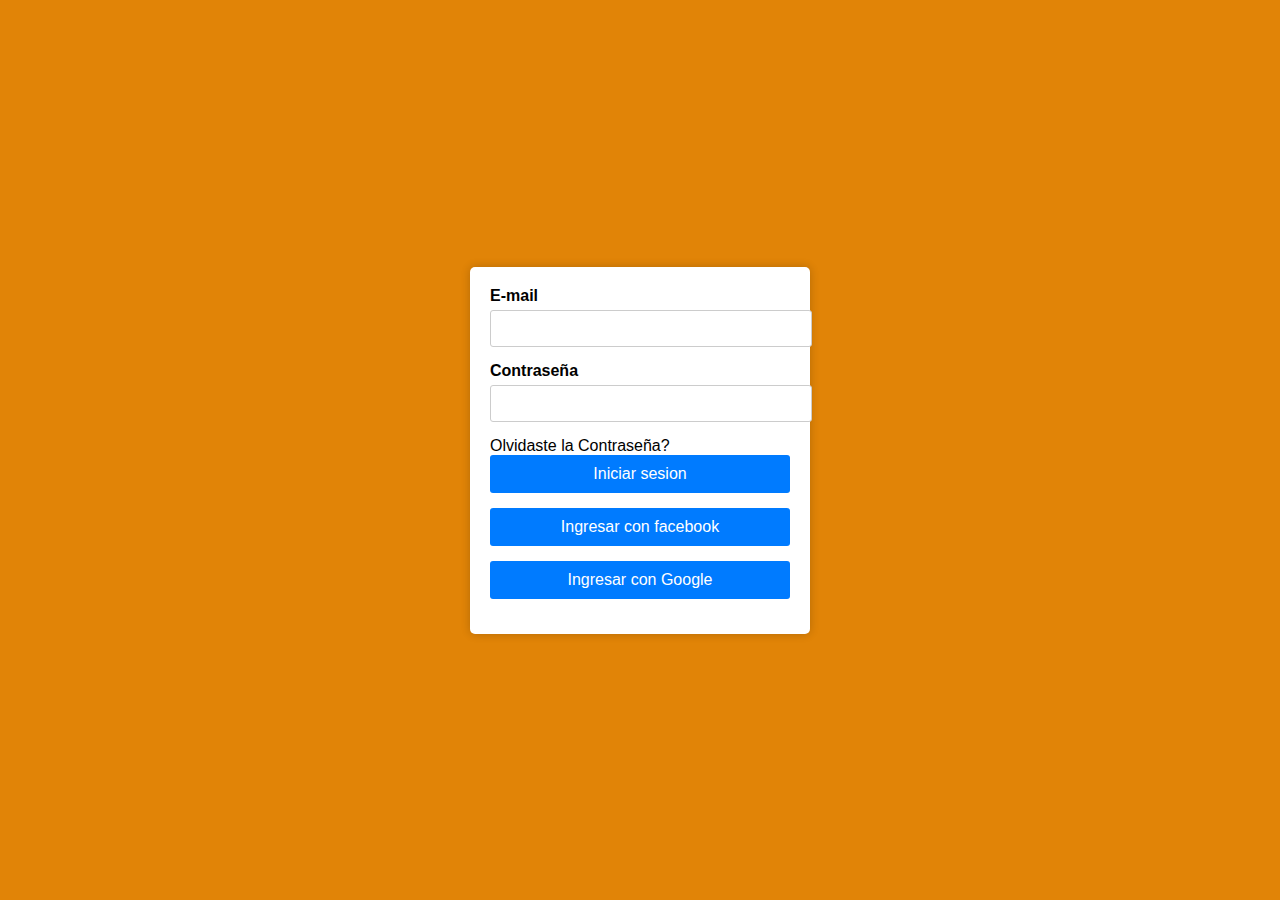
<file: tp2/HTML/form.inicio-sesion.html>
<!DOCTYPE html>
<html lang="en">
<head>
    <meta charset="UTF-8">
    <meta name="viewport" content="width=device-width, initial-scale=1.0">
    <title>Document</title>
    <link rel="stylesheet" type="text/css" href="CSS/csshome.css">
</head>

    <body class="body">
        <div class="container">
            
            <form action="" method="">
                <div class="form-group">
                    <label for="email">E-mail</label>
                    <input type="email" id="email" name="email" required>
                </div>

                <div class="form-group">
                    <label for="password">Contraseña</label>
                    <input type="password" id="password" name="password" required>
                </div>
                <p class="">Olvidaste la Contraseña?</p>
               
                
                <div class="form-group">
                    <button type="submit">Iniciar sesion</button>
                </div>

                <div class="form-group">
                    <button type="submit">Ingresar con facebook</button>
                </div>
                <div class="form-group">
                    <button type="submit">Ingresar con Google</button>
                </div>
                
            </form>
        </div>
        

    </body>
    </html>
</file>
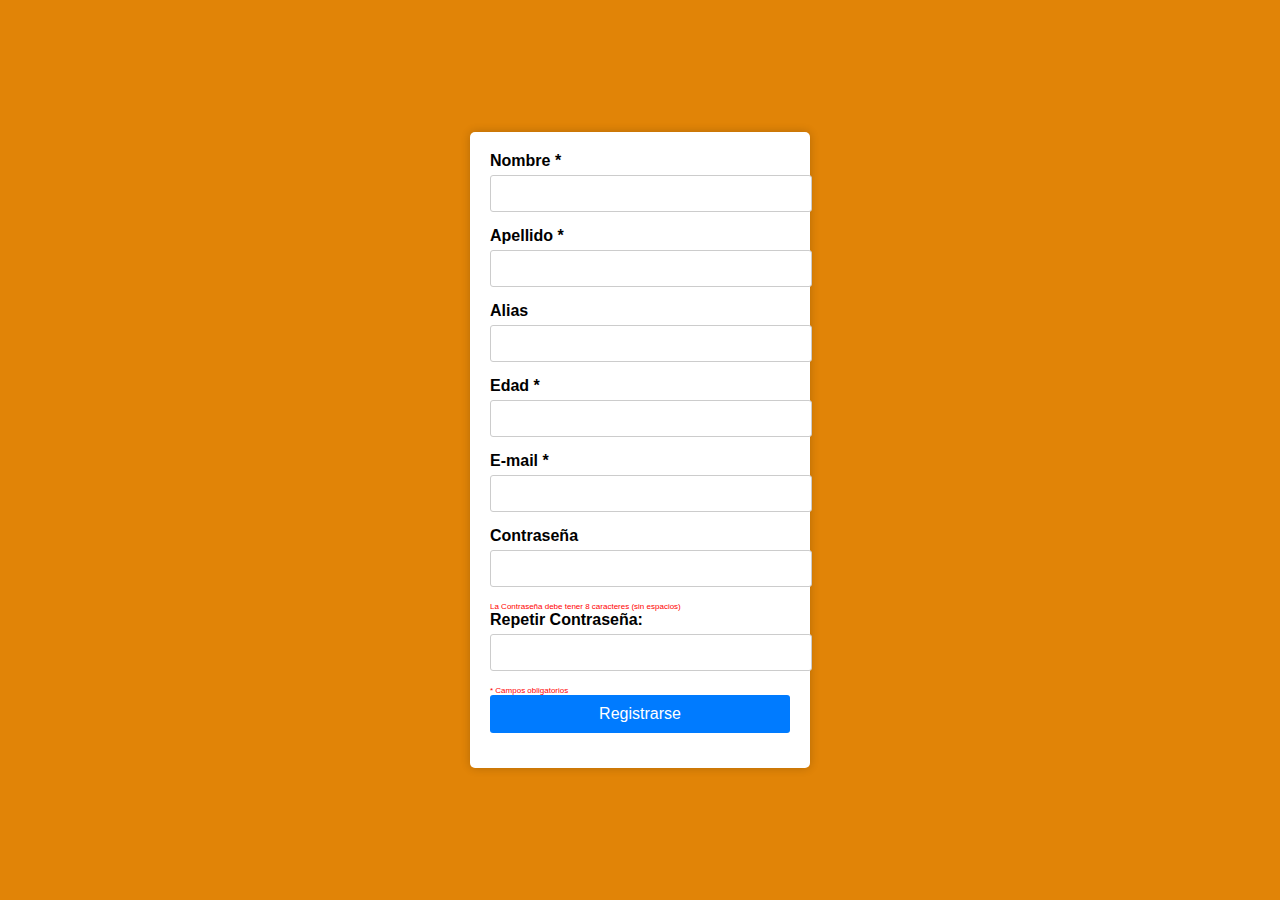
<file: tp2/HTML/form.registrarse.html>
<!DOCTYPE html>
<html lang="en">
<head>
    <meta charset="UTF-8">
    <meta name="viewport" content="width=device-width, initial-scale=1.0">
    <title>Document</title>
    <link rel="stylesheet" type="text/css" href="CSS/csshome.css">
</head>

    <body class="body">
        <div class="container">
            
            <form action="" method="">
                <div class="form-group">
                    <label for="nombre">Nombre *</label>
                    <input type="text" id="" name="nombre" required>
                </div>
                <div class="form-group">
                    <div class="form-group">
                        <label for="apellido">Apellido *</label>
                        <input type="text" id="" name="apellido" required>
                    </div>

                    <div class="form-group">
                        <label for="alias">Alias</label>
                        <input type="text" id="" name="alias">
                    </div>

                    <div class="form-group">
                        <label for="edad">Edad *</label>
                        <input type="text" id="" name="edad" required>
                    </div>

                    <div class="form-group">
                    <label for="email">E-mail *</label>
                    <input type="email" id="email" name="email" required>
                </div>

                <div class="form-group">
                    <label for="password">Contraseña</label>
                    <input type="password" id="password" name="password" required>
                </div>
                <p class="campos-obligatorios">La Contraseña debe tener 8 caracteres (sin espacios)</p>
                <div class="form-group">
                    <label for="confirm-password">Repetir Contraseña:</label>
                    <input type="password" id="confirm-password" name="confirm-password" required>
                </div>
                <p class="campos-obligatorios">* Campos obligatorios</p>
                <div class="form-group">
                    <button type="submit">Registrarse</button>
                </div>
                
            </form>
        </div>
        </body>
        </html>
</file>
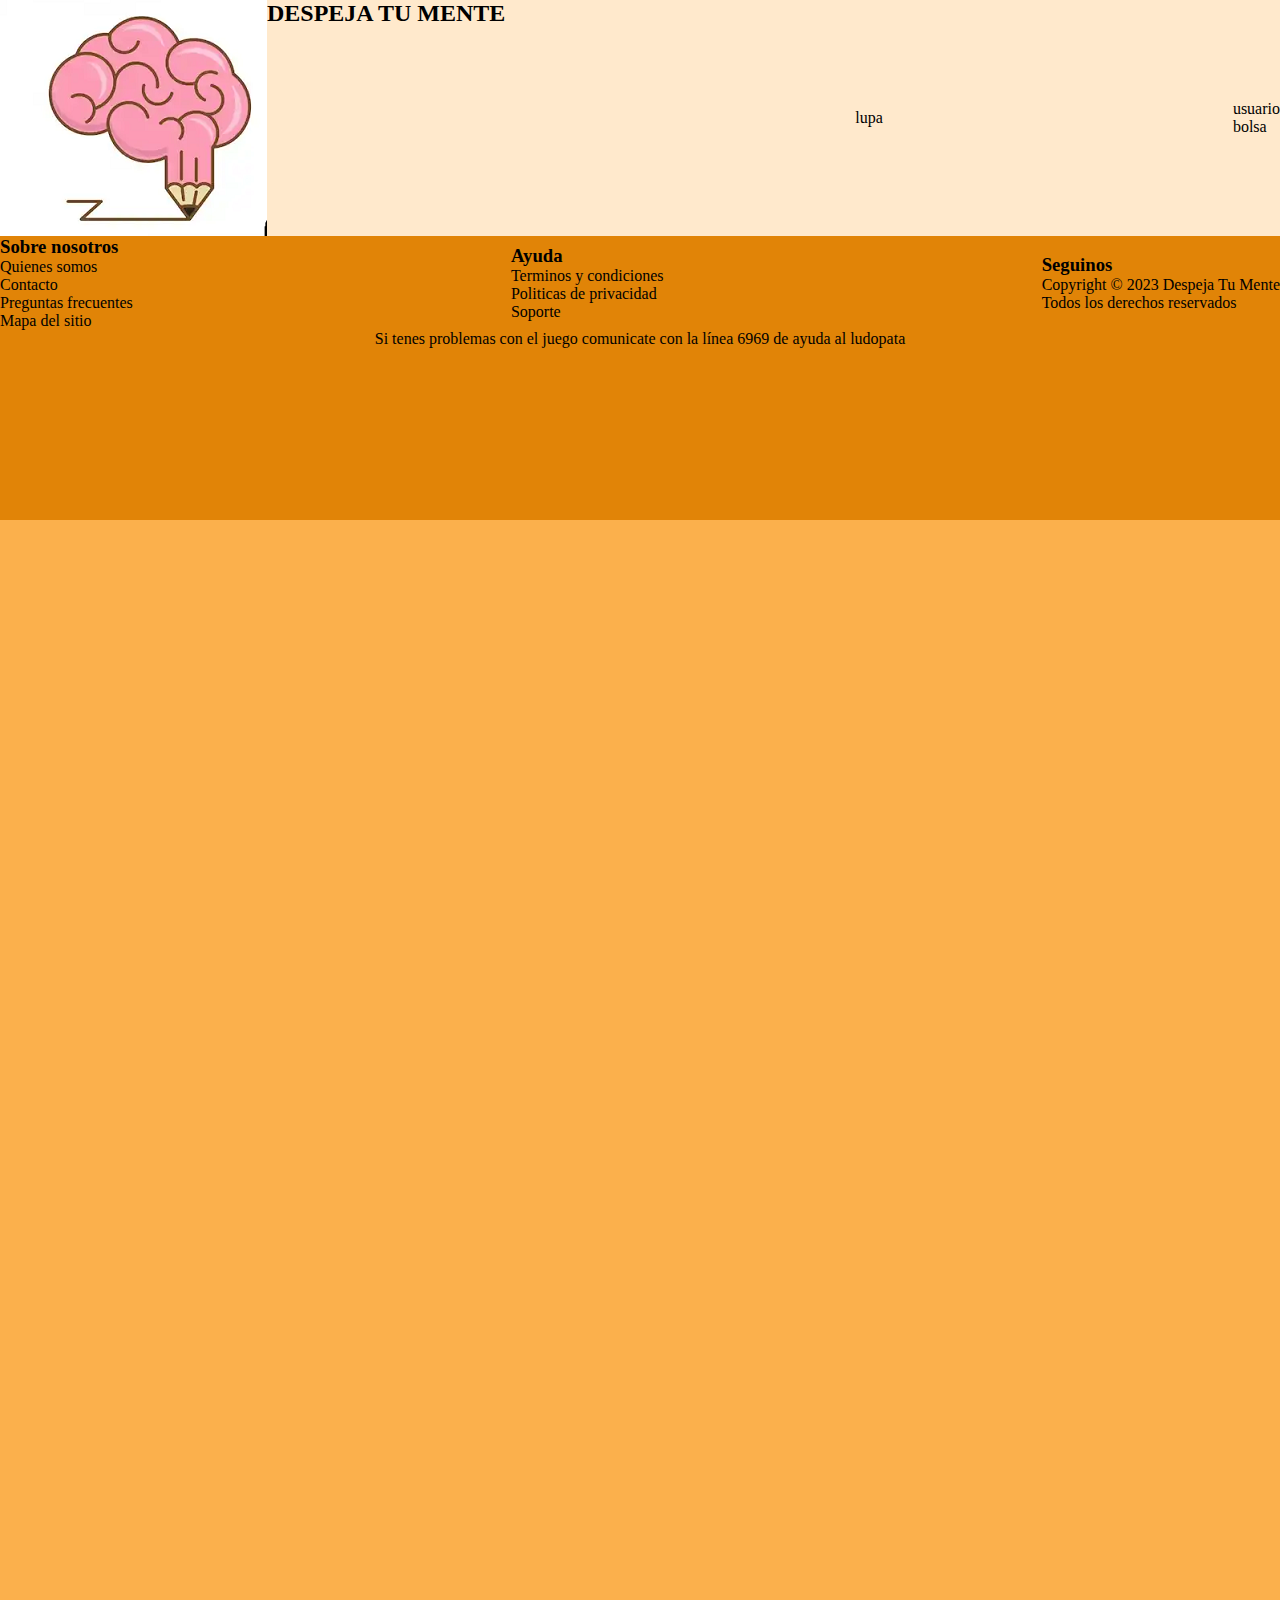
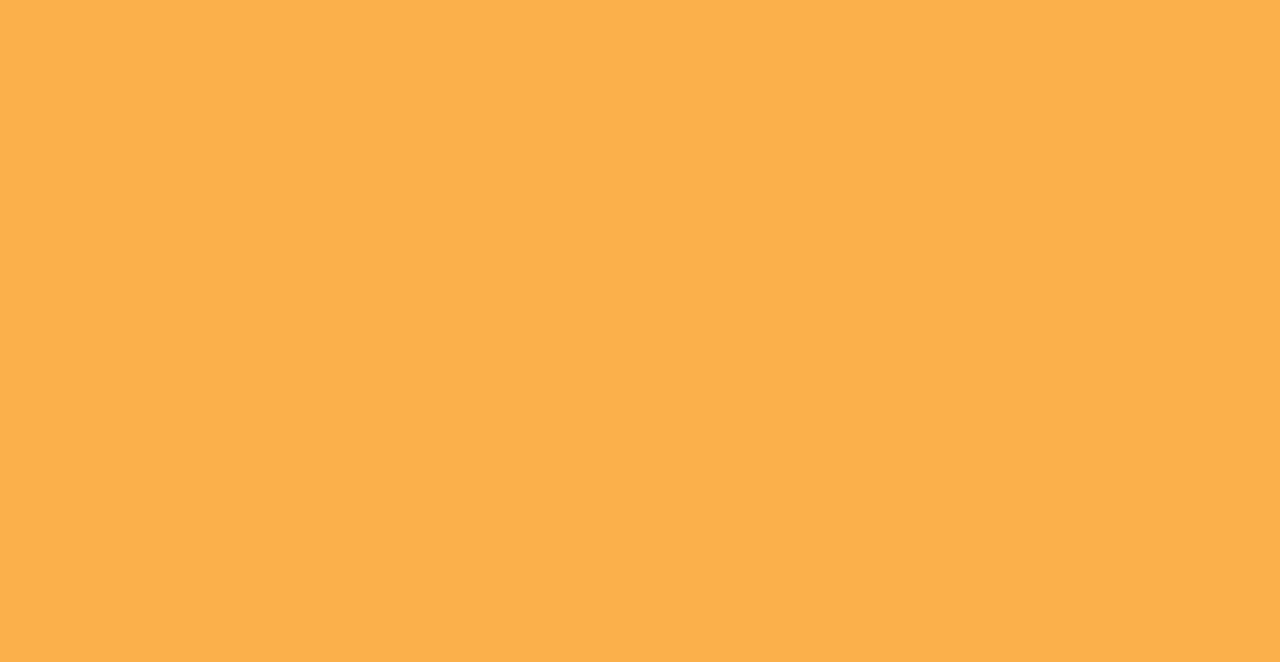
<file: tp2/HTML/juego.html>
<!DOCTYPE html>
<html lang="en">
<head>
    <meta charset="UTF-8">
    <meta name="viewport" content="width=device-width, initial-scale=1.0">
    <title>Document</title>
    <link rel="stylesheet" type="text/css" href="CSS/csshome.css">
</head>
<div class="grid">
    <header>
        <div class="conteiner-header">
            <div class="logo">
                <img src="IMG/CEREBRO.png"><h2>DESPEJA TU MENTE</h2>
            </div>
            <div class="lupa">
                <p>lupa</p>
            </div>
            <div class="login">
                <div class="usuario">
                    <p>usuario</p>
                </div>
                <div class="bolsa">
                    <p>bolsa</p>
                </div>
            </div>
        </div>

           
    </header>
    <main>
        
    <footer>
       <div class="columnas">
        <div class="columna1">
            <h3>Sobre nosotros</h3>
            <lu>
                <li>Quienes somos</li>
                <li>Contacto</li>
                <li>Preguntas frecuentes</li>
                <li>Mapa del sitio</li>
            </lu>
        </div>
        <div class="columna2">
            <h3>Ayuda</h3>
            <lu>
                <li>Terminos y condiciones</li>
                <li>Politicas de privacidad </li>
                <li>Soporte</li>
             </lu>
            
        </div>
        <div class="columna3">
            <h3>Seguinos</h3>
            <lu>
                <li>Copyright © 2023 Despeja Tu Mente</li>
                <li>Todos los derechos reservados</li>
                
            </lu>
            
        </div>
        

       </div>
       <div class="fila">
        <p>Si tenes problemas con el juego comunicate con la línea 6969 de ayuda al ludopata</p>
    </div>
    </footer>
   
</div>
</html>
</file>
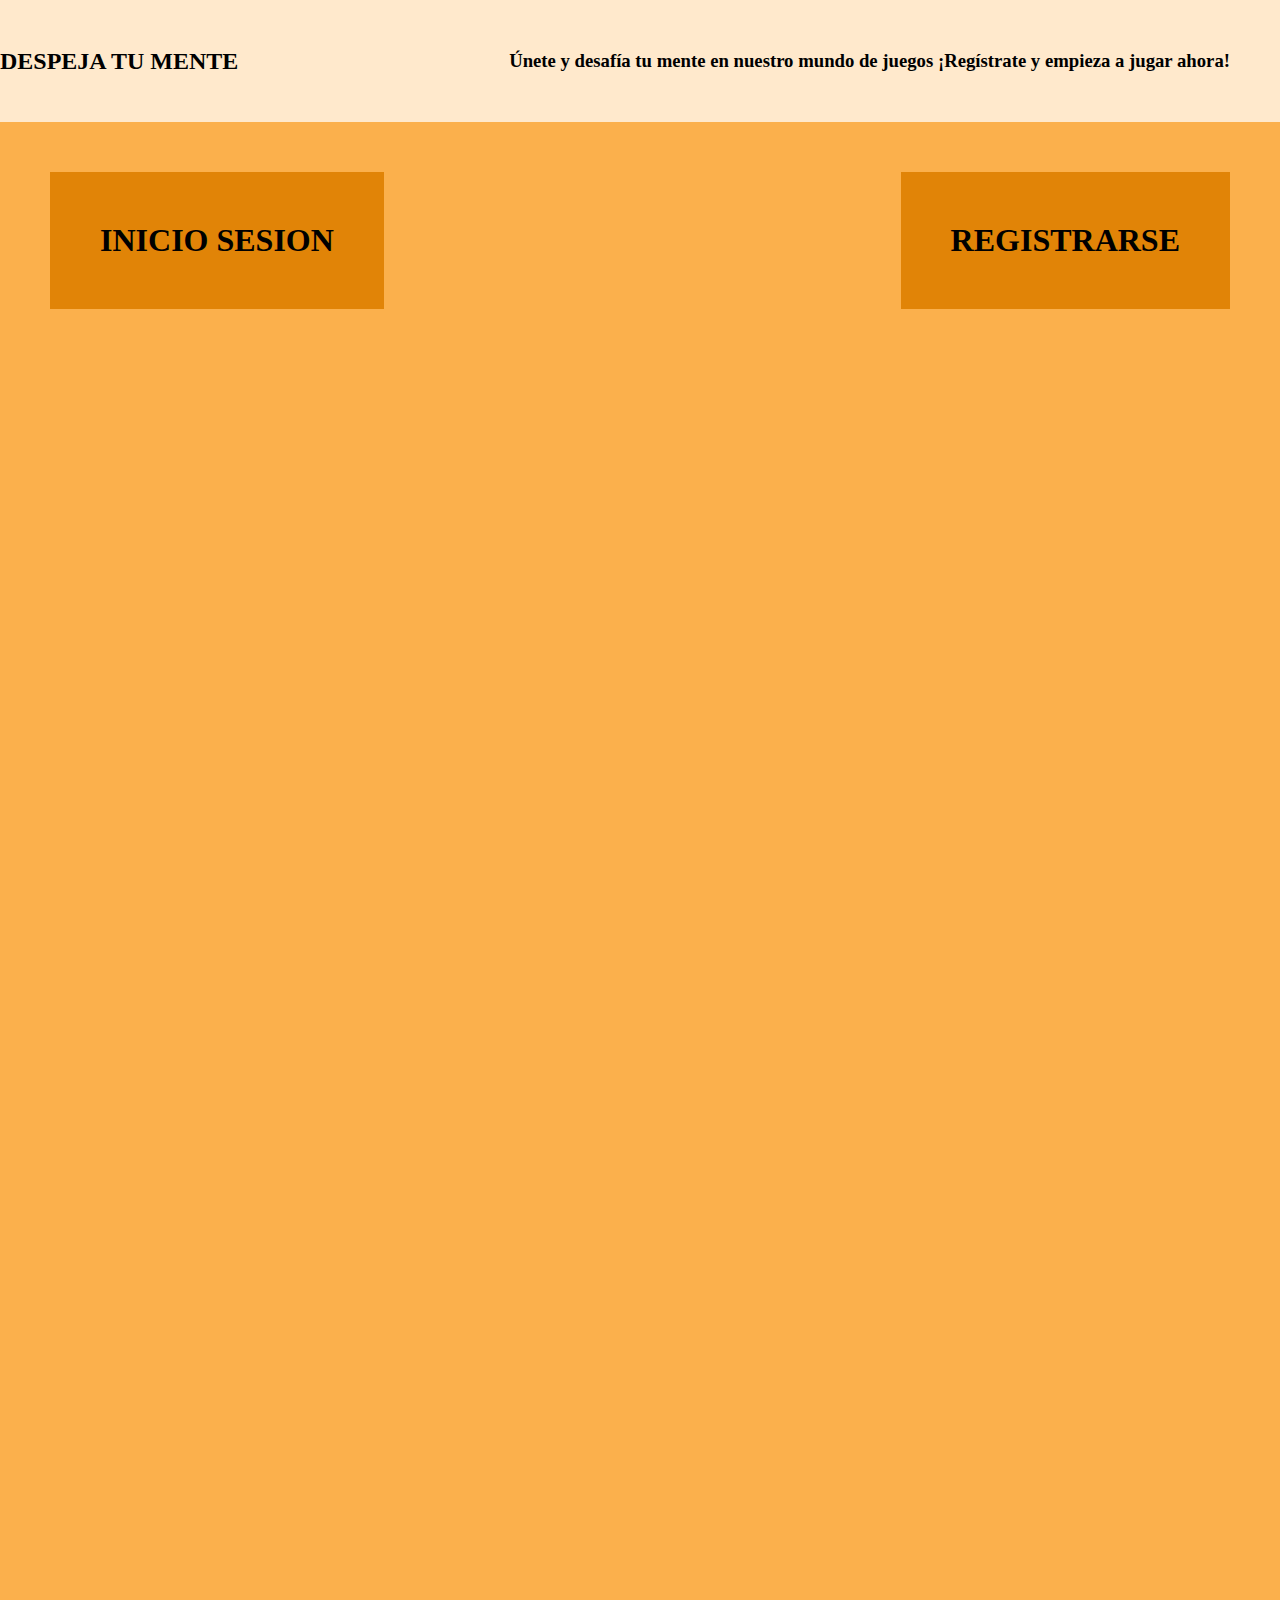
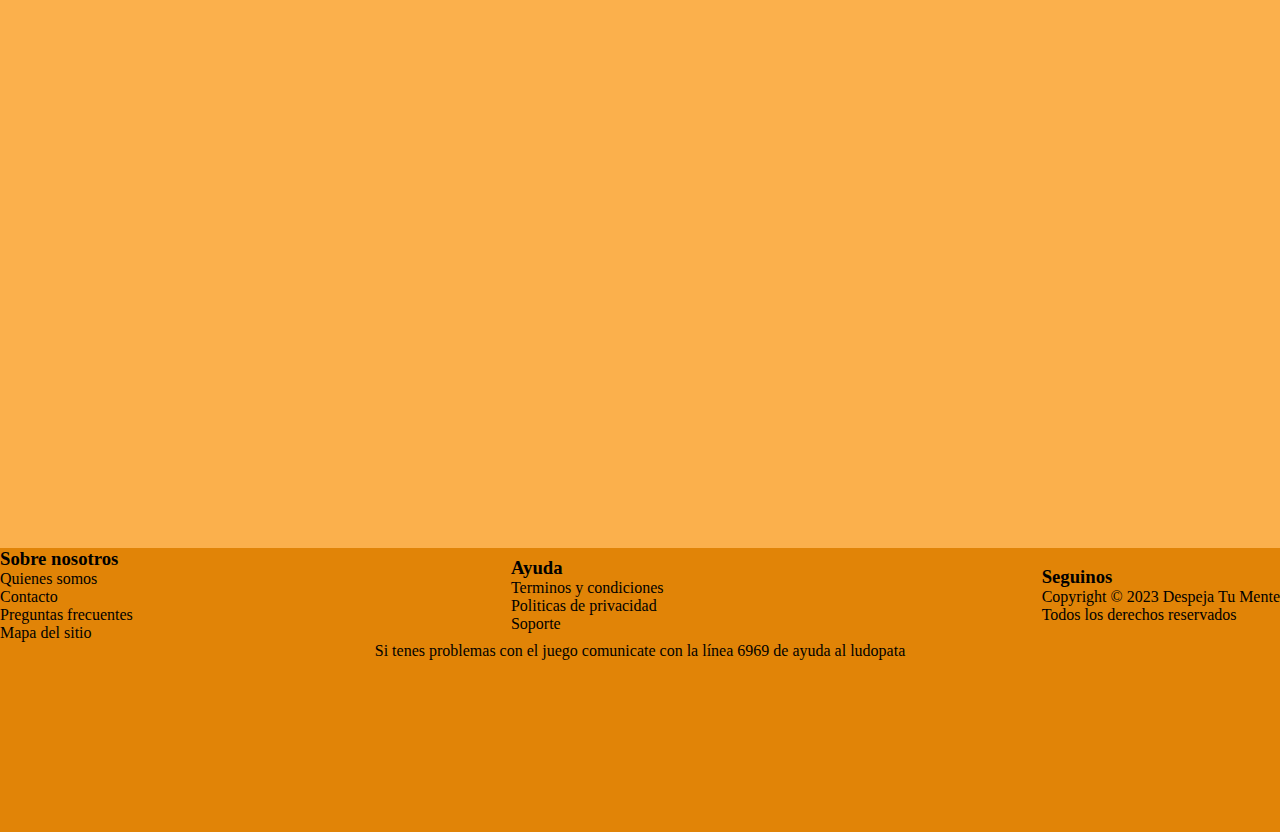
<file: tp2/HTML/login.html>
<!DOCTYPE html>
<html lang="en">
<head>
    <meta charset="UTF-8">
    <meta name="viewport" content="width=device-width, initial-scale=1.0">
    <title>Document</title>
    <link rel="stylesheet" type="text/css" href="CSS/csshome.css">
</head>
<div class="grid">
    <header>
        <div class="conteiner-header">
            <div class="logo">
                <h2>DESPEJA TU MENTE</h2>
            </div>
            <div class="texto-inicio">
               
                    <h3>Únete y desafía tu mente en nuestro mundo de juegos
                        ¡Regístrate y empieza a jugar ahora!</h3>
                
            </div>
        </div>

           
    </header>
    <main>
        <div class="inicio">
            <div class="inicio-sesion">
                <h1>INICIO SESION</h1>
            </div>
            <div class="inicio-sesion">
                <h1>REGISTRARSE</h1>
            </div>

        </div>
    </main>
    <footer>
        <div class="columnas">
         <div class="columna1">
             <h3>Sobre nosotros</h3>
             <lu>
                 <li>Quienes somos</li>
                 <li>Contacto</li>
                 <li>Preguntas frecuentes</li>
                 <li>Mapa del sitio</li>
             </lu>
         </div>
         <div class="columna2">
             <h3>Ayuda</h3>
             <lu>
                 <li>Terminos y condiciones</li>
                 <li>Politicas de privacidad </li>
                 <li>Soporte</li>
              </lu>
             
         </div>
         <div class="columna3">
             <h3>Seguinos</h3>
             <lu>
                 <li>Copyright © 2023 Despeja Tu Mente</li>
                 <li>Todos los derechos reservados</li>
                 
             </lu>
             
         </div>
         
 
        </div>
        <div class="fila">
         <p>Si tenes problemas con el juego comunicate con la línea 6969 de ayuda al ludopata</p>
     </div>
     </footer>
   
</div>
</html>
</file>
<file: TPE2/CSS/style.css>
*{
    margin: 0;
    padding: 0;
    list-style: none;
    text-decoration: none;
    border: none;
    outline: none;
    color: var(--neutroOscuro);
    font-family: var(--letraPrincipal);
}

:root{
    --primario: #FBB04C;
    --primarioLuces1: #FFC981;
    --primarioLuces2: #FFE9CC;
    --primarioSombra1: #F89F28;
    --primarioSombra2: #E18407;
    --secundario: #AAB1D2;
    --secundarioLuces1: #CCCFDD;
    --secundarioLuces2: #F5F6F8;
    --secundarioSombra1: #7A8BD8;
    --secundarioSombra2: #0C30D8;
    --terciario: #4848B0;
    --neutroOscuro: #575654;
    --neutroClaro: #D9D9D9;
    --LetraLogo: #734E2D;
    --fondoLogo: #FD8A76;

    --letraPrincipal: 'Inder', sans-serif;
    --letraGanador: 'Black Ops One';
}

.grid {
    display: grid;
    grid-template-areas: "header"
                             "main"
                             "fat-footer";

}

/* Header */
header {
    background-color: var(--primarioLuces2);
    height: 40px;
}
.conteiner-header {
    max-width: 95%;
    margin: 0 auto;
    padding: 0 10px;
    display: flex;
    justify-content: space-between;
}
.header-login{
    height: 120px;
}
.conteiner-header-login {
    display: flex;
    align-items: center;
    justify-content: space-between;
    margin-top: 15px;
}
.logo-login {
    display: flex;
    justify-content: center;
    align-items: center;
    width: 500px;
    cursor: pointer;
}
.logo-login img{
    width: 100px;
    height: 100px;
}
.logo-login h1{
    font-size: 30px;
    margin-left: 5px ;
    width: 120px;
    margin-top: 52px;
    line-height: 20px;
    color: var(--LetraLogo);
}
.logo-login h1 span{
    font-size: 20px;
    color: var(--LetraLogo);
}
.texto-inicio h3{
    width: 500px;
    text-align: center;
    color: var(--LetraLogo);
    margin-top: 20px;
}


.logo {
    display: flex;
    cursor: pointer;
}
.logo img{
    width: 30px;
    height: 30px;
    margin: 5px 0;
}
.logo h1{
    font-size: 12px;
    margin-left: 0 ;
    width: 60px;
    margin-top: 17px;
    line-height: 8px;
    color: var(--LetraLogo);
}
h1 span{
    font-size: 8px;
    color: var(--LetraLogo);
}
.search-container {
    position: relative;  
} 
.search {
    width: 130px;
    height: 10px;
    padding: 5px;
    border: 1px solid var(--secundarioLuces1);
    background-color: var(--secundarioLuces2);
    border-radius: 5px;
    margin-top: 11px;
}  
.input-with-image {
    width: 100%;
    cursor: pointer;
} 
.input-label {
    position: absolute;
    top: 24px;
    right: 6px;
    transform: translateY(-50%);
    cursor: pointer;
} 
.input-label img {
    width: 18px;
    height: auto;
}
.login-bolsa {
    display: flex;
    justify-content: space-between;
    margin-top: 11px;
    margin-right: 10px;
    position: relative;
}
.usuario {
    margin-right: 10px;
}
.login-bolsa img{
    height: 23px;
    cursor: pointer;   
}
.comprados{
    font-weight: bold;
    font-size: 12px;
    position: absolute;
    top: 7px;
    right: 9px;
}
@media only screen and (min-width:768px) {
    header {
        height: 90px;
    }
    .conteiner-header {
        max-width: 1180px;
        height: 90px;
    }
    .logo img{
        width: 80px;
        height: 80px;
    }
    .logo h1{
        font-size: 25px;
        width: 120px;
        margin-top: 48px;
        line-height: 15px;
    }
    h1 span{
        font-size: 20px;
    }
    .search-container { 
        margin-top: 32px;
    } 
    .search {
        width: 400px;
        height: 20px;
        padding: 7px;
    }  
    .input-label {
        top: 30px;
        right: 7px;
        transform: translateY(-50%);
        cursor: pointer;
    } 
    .input-label img {
        width: 25px;
    }
    .login-bolsa {
        width: 100px;
        margin-top: 40px;
    }
    .login-bolsa img{
        height: 36px;
        margin-top: 3px;
    }
    .comprados{
        top: 17px;
        right: 14.5px;
        font-size: 15px;
    }
    
}

/*main*/
main {
    background-color: var(--primario);
    grid-area: main;
}
.conteiner-main{
    position: relative;
    margin: auto 10px;
}
@media only screen and (min-width:768px) {
    .conteiner-main{
        max-width: 1180px;
        margin: 0 auto;
    }
}

/* Menu categorias*/
.conteiner-menu{
    margin-top: 5px;
    display: flex;
}
.menu-hamburguesa{
    display: flex;
    width: 15px;

}
.conteiner-categorias{
    display: none;
    width: 40%;
    border-radius: 5px;
}
.categoria{
    margin-left: 20px;
    max-width: 131px;
    display: flex;
    justify-content: left;
    align-items: center;  
}
.categoria img{
    max-width: 15px;
    margin-right: 5px;
    margin-top: 5px;
    padding-bottom: 10px;
    cursor: pointer;
    transition: transform 0.3s ease;
}
#categorias:hover {
    transform: scale(1.2);
}
.categoria h3{
    font-size: 12px;
    padding-bottom: 5px;
}
@media only screen and (min-width:768px) {
    .menu-categorias{
        display: none;
    }
    .conteiner-categorias {
        display: flex;
        justify-content: space-between;
        align-items: center;
        margin-top: 10px;
        background-color: var(--primario);
        width: 100%;
    }
    .categoria{
        color: var(--neutroOscuro);
        flex-direction: column;
        justify-content: center;
    }
    .categoria img{
        max-width: 40px;
    }
    #categorias:hover {
        transform: scale(1.2);
        
    }
    
}

/*footer*/
footer {
    background-color: var(--primarioSombra2);
}
.conteiner-footer {
    max-width: 80%;
    margin: 20px auto;
    display: block;
    justify-content: space-around;
    text-align: center;
}
.columnas-footer{
    width: 80%;
    margin: 20px auto;
}
footer h3{
    margin-bottom: 12px;
}
footer li{
    margin: 8px 0;
    cursor: pointer;
}
.redes-sociales img{
    width: 25px;
    height: 25px;
    margin: 0px 10px 8px 0;   
}
.mensaje-footer {
    text-align: center;
    font-weight: bold;
    width: 80%;
    margin: 10px auto;
}
@media only screen and (min-width:768px) {
    .conteiner-footer {
        max-width: 1180px;
        margin: 15px auto;
        display: flex;
        justify-content: space-between;
        text-align: left;
    }
    .columnas-footer{
        width: 280px;
    }
    footer h3{
        margin-bottom: 10px;
    }
    footer li{
        margin: 4px 0;
        cursor: pointer;
    }
    .mensaje-footer {
        text-align: center;
        font-weight: bold;
        margin-bottom: 25px;
    }
}

/*seccion juegos*/

.conteiner-seccion-juegos{
    margin-top: -25px;
    margin-bottom: 10px;
}
.titulo-categorias-cards{
    margin-top: 30px;
    margin-bottom: 10px;
}
.contenedor-cards, .contenedor-carrusel{
    position: relative;
    overflow: hidden;
    margin: 0 auto;
}
.cards-container, .carrusel{
    display: flex;   
    max-width: 400px ;  
    margin: 0 auto 30px auto;
}
.card-completa {
    background-color: var(--secundarioLuces2);
    width: 280px;
    border-radius: 7px;
    margin: 0 60px;
    box-shadow: 0 4px 8px rgba(0, 0, 0, 0.3);
}
.contenedor-img-card{
    position: relative;
}
.img-card{
    width: 280px;
    height: 270px;
    object-fit: cover;
    border-top-left-radius: 7px;
    border-top-right-radius: 7px;
}
.stiker-gratis{
    position: absolute;
    width: 120px;
    height: 120px;
    top: -10px;
    right: -10px;
    transition: transform 0.3s ease; 
}
.stiker-gratis:hover {
    transform: rotate(360deg);
}

@media only screen and (min-width:768px){
    .cards-container, .carrusel{ 
        margin: 0;
        width: 230px;
    }
}

.boton-cards {
    cursor: pointer;
    transition: background-color 0.3s ease, color 0.3s ease; 
    padding: 5px 0;
}
.boton-cards.clickeado {
    background-color: #28a745;
    color: var(--secundarioLuces1); 
    text-align: center;
    transition: background-color 0.3s ease, color 0.3s ease;
}

  
#comentario:hover{
    color: var(--terciario);
    border: var(--terciario);
    background-color: var(--primarioLuces1);
    transform: scale(1);
    cursor: pointer;

  }

.texto-cards{
    margin: 10px;
    height: 65px;
}
.texto-cards h3{
    padding: 5px 0;
}
.nombre-y-puntuacion-cards {
    display: flex;
    justify-content: space-between;
    align-items: baseline;
    line-height: 17px;
}
.puntuacion {
    display: flex;
    align-items: center;
    justify-content: space-between;
}
.puntuacion img {
    width: 15px;
    height: 15px;
    margin-left: 3px;
}
.conteiner-boton-card{
    display: flex;
    flex-direction: column;
    align-items: center;
}
.boton-cards{
    width: 55%;
    align-items: center;
    margin: 5px 0 15px 0;
    border-radius: 5px;
    box-shadow: 0 4px 8px rgba(0, 0, 0, 0.3);
    cursor: pointer;
    transition: background-color 0.3s ease, color 0.3s ease; 
}
@media only screen and (min-width:768px){    
    .conteiner-seccion-juegos{
        margin-bottom: 30px;
        margin-top: 25px;
    }
    .titulo-categorias-cards{
        margin-top: 30px;
        margin-bottom: 10px;
    }
    .contenedor-cards, .contenedor-carrusel{
        display: flex;
        position: relative;
    }
    .cards-container, .carrusel{
        display: flex; 
        margin: 0;    
    }
    .card-completa {
        background-color: var(--secundarioLuces2);
        width: 220px;
        border-radius: 7px;
        margin: 0 20px 0 0;
        box-shadow: 0 4px 8px rgba(0, 0, 0, 0.3);
    }
    .contenedor-img-card{
        position: relative;
    }
    .img-card{
        width: 220px;
        height: 250px;
        object-fit: cover;
        border-top-left-radius: 7px;
        border-top-right-radius: 7px;
    }
    .texto-cards{
        margin: 10px;
        height: 65px;
        color: var(--neutroOscuro);
    }
    .texto-cards h3{
        padding: 5px 0;
    }
    .nombre-y-puntuacion-cards {
        display: flex;
        justify-content: space-between;
        align-items: baseline;
        line-height: 17px;
    }
    .puntuacion {
        display: flex;
        align-items: center;
        justify-content: space-between;
    }
    .puntuacion img {
        width: 15px;
        height: 15px;
        margin-left: 3px;
    }
    .conteiner-boton-card{
        display: flex;
        flex-direction: column;
        align-items: center;
    }
}

/*CARRUSEL*/
.contenedor-carrusel{
    overflow: hidden;
}
.boton-carrusel {
    width: 60px;
    height: 60px;
    cursor: pointer;
    position: absolute;
    top: 200px;
    z-index: 4;
    user-select: none; 
}
#anterior {
    left: 0px;

}
#siguiente {
    right: 10px;
}
.card-completa-carrusel {
    background-color: var(--secundarioLuces2);
    width: 280px;
    margin: 0 35px;
    border-radius: 7px;
    box-shadow: 0 4px 8px rgba(0, 0, 0, 0.3);
    transform: scale(1); 
    transition: transform 0.5s ease-in-out; 
}
  
.card-completa-carrusel:nth-child(3) {
    transform: scale(1.1) translateY(-20px)s; 
}
.card-completa-carrusel:nth-child(3) .stiker-gratis:hover {
    transform:  rotate(360deg)  ;
}
.card-completa-carrusel.active {
    transform: scale(1.1) translateY(-20px); 
}
.card-completa-carrusel.active .stiker-gratis {
    transform: translateY(25px) ;
}
.card-completa-carrusel.active .stiker-gratis:hover {
    transform:  rotate(360deg) ; 
}


@media only screen and (min-width:768px){
    .contenedor-carrusel{
        width: 100%;
    }
    .card-completa-carrusel{
        margin: 0 20px 0 0;
    }
}

/*JUEJO*/

#play {
    padding: 10px 20px; 
    transition: background-color 0.2s ease;
  }
  
  #play::before {
    content: "\25B6";
    margin-right: 4px;
    display: none;
  }
  
  #play:hover {
    background-color: hsl(124, 88%, 36%);
    transform: scale(1);
    
  }
  
  #play:hover::before {
    display: inline-block; 
  }

#play {
    font-size: 16px; 
    transition: transform 0.3s ease-in-out; 
}  

#play:active {
    transform: scale(1.3); 
} 

.donde-estoy-juego {
    margin: 20px 0;
    cursor: pointer;
}
.nombre-juego{
    margin-bottom: 10px;
}
.descripcion-juego{
    margin-bottom: 10px;
}
.juego-compartir{
     background-color: var(--primarioSombra2); 
     display: flex;
     flex-direction: column;
     padding: 30px;
}

.section-juego{
   border-radius: 5px;
   position: relative;
}
.conteiner-foto-juego{
    display: flex;
    position: relative;
    justify-content: center;
    margin: 0 auto;
}
.fichas {
    position: absolute;
    width: 65px;
    border-radius: 50%;
}
.leny{
    top: 110px;
    right: 484px;
}
.karl{
    top: 10px;
    left: 300px; 
}
.foto-juego{
    width: 900px;
    height: 90%;
    object-fit: cover;
}
.conteiner-compartir-jugar{
    width: 900px;
    margin-top: 10px;
    margin-left: 110px;
    display: flex;
    justify-content: space-between;
}
.btn-jugar-juego{
    width: 160px;
    font-size: 30px;
    border-radius: 5px;
}
.btn-jugar-juego :hover {
    background-color: var(--terciario); 
}
.btn-jugar-juego :hover ~ .fichas {
    transform: translateX(500px); 
}
.como-jugar-juego{
    background-color: var(--secundarioLuces1);
    margin: 20px 0;
    border-radius: 5px;
    padding:  30px;
    line-height: 25px;
}
.ayuda h2{
    margin-top: 25px;
}
.ayuda{
    display: flex;
    justify-content: space-between;
}
.objetivo p{
    text-align: justify;
}
.texto-ayuda{
    width: 700px;
    text-align: justify;
}

/*PASOS-JUEGO*/ 
.imagen-pasos {
    width: 380px;
    height: 250px;
    margin-top: 25px;
}
.visible{
    display: block;
}
.oculta{
    display: none;
}
.menu-pasos-juego {
  display: flex;
  justify-content:center;
  width: 100%;
}
.menu-pasos-juego button {
    font-size: 15px;
    text-decoration: none;
    padding: 5px;
    margin: 10px;
    border: var(--terciario) 1px solid;
    border-radius: 5px;
    transition: background-color 2s;
}
.menu-pasos-juego a:hover{
  transition: background-color var(--secundarioSombra2) ;
}
video {
    border-radius: 5px;
}
.nombre-Video-y-tiempo{
    display: flex;
    justify-content: space-between;
}
.contenedor-foro-videos{
    display: flex;
    justify-content: space-between;
    margin-bottom: 20px;
}
/*FORO*/
.foro{
    background-color: var(--secundario);
    width: 700px;
    padding: 25px;
    border-radius: 5px;
}
.comentario-usuario {
    display: flex;
}
.foro img{
    width: 50px;
    height: 50px;
    margin-right: 10px;
    border-radius: 50px;
}    
.comentario-usuario input{
    background-color: var(--secundarioLuces2);
    border-radius: 5px;
    width: 100%;
    color: var(--neutroOscuro);
}
.btn-agregar-comentario{
    display: flex;  
}
.btn-agregar-comentario button{
   align-items: flex-end;
   width: 160px;
   margin: 15px 0 15px auto;
   font-size: 12px;
}
.comentarios-anteriores{
    margin: 20px 0;
    display: flex;
    align-items: center;
}
.cuerpo-comentario-foro{
    position: relative;
    background-color: var(--secundarioLuces1);
    width: 100%;
    border-radius: 5px;
    padding: 10px;
}
.fecha-comentario {
    position: absolute;
    right: 5px;
    font-size: 12px;
}
.comentador{
    font-weight: bold;
}
.comentario{
    width: 90%;
}
.ver-mas-comentarios {
    text-align: right;
    text-decoration: underline;
    cursor: pointer;
}
.contenedor-videos{
    background-color: var(--primarioSombra2);
    padding: 25px;
    border-radius: 5px;
}

.contenedor-videos iframe{
    width: 350PX;
    height: 200px;
    border-radius: 5px;
}
.videos-youtube{
    margin-bottom: 20px;
    border-radius: 5px;
}
.titulo-video{
    font-weight: bold;
}

/*POPUP-COMPARTIR*/
.contenido-popup img {
    width: 220px;
}
#popup-compartir {
    display: none;
    position: absolute;
    background-color: var(--primarioSombra2) ;
    top: 741px;
    left: 360px;
    box-shadow: 0px 0px 10px rgba(0, 0, 0, 0.5);
    width: 300px;
    height: 270px;   
    border-radius: 5px; 
}
.link-popup {
    background-color: var(--primario);
    border-radius: 5px;
    text-align: left;
    margin: 15px 0;
    padding: 5px;
}
.btn-copiar-link-popup{
    width: 200px;
}
.contenido-popup{
    text-align: center;
    margin-bottom: 25px;
    line-height: 15px;
    width: 80%;
    margin-left: auto;
    margin-right: auto;
    justify-content: space-between;
}
#popup-compras p{
    text-align: left;
}
.contenido-popup p{
    padding-top: 15px;
}
.compartir-juego {
    display: flex;
    justify-content: space-between;
    width: 200px;
}
.compartir-juego img{
    width: 35px;
    height: 35px;
}
#icono-compartir {
    cursor: pointer;
}
.overlay {
    display: none;
    position: fixed;
    top: 0;
    left: 0;
    width: 100%;
    height: 100%;
    background-color: rgba(0, 0, 0, 0.5); 
    z-index: 2; 
}
.popup-open {
    background-color: transparent;
}
/*POPUP-LOGIN-USUARIO*/
#popup-login{
    display: none;
    background-color: var(--primarioLuces1);
    position: absolute;
    top: 29px;
    right: 25px;
    z-index: 25;
    box-shadow: 0px 0px 10px rgba(0, 0, 0, 0.5);
    border-radius: 5px;
    width: 220px;
}
#popup-compras{
    display: none;
    background-color: var(--primarioLuces1);
    position: absolute;
    top: 29px;
    right: 0px;
    z-index: 25;
    box-shadow: 0px 0px 10px rgba(0, 0, 0, 0.5);
    border-radius: 5px;
    width: 230px;
    line-height: 35px;
}
.cerrar-popup{
    position: absolute;
    padding: 0;
    width: 10px;
    right: 8px;
    top: 1px;
}
.encabezado-popup{
    display: flex;
    justify-content: center;
    align-items: center;
    margin: 15px auto 15px auto;
    font-size: 12px;
}
@media only screen and (min-width:768px){
    .encabezado-popup{
        font-size: 16px;
    }
    #popup-login{
        top: 50px;
        right: 60px;
    }
    #popup-compras{
        top: 50px;
        right: 0px;
    }
}

.encabezado-popup img{
    width: 20px;
    height: 20px;
    margin-right: 5px;
}
.btn-cerrar-popup{
    border: none;
    cursor: pointer;
    padding: 0;
    color: var(--neutroOscuro);
}
#btn-cerrar-popup-login, #btn-cerrar-popup-compras{
    background-color: var(--primarioLuces1);
}

#btn-cerrar-popup-compartir{
    background-color: var(--primarioSombra2);
}
.juego-precio{
    align-items: baseline;
}
.contenido-popup div{
    display: flex;
    justify-content: space-between;
}
.btn-pagar-compras{
    cursor: pointer;
    border-radius: 5px;
    margin: 15px auto 0 auto;
    width: 60%;
    font-size: 16px;
}


/*FORMULARIO*/
.opcion-ingreso{
    width: 100%;
    display: flex;
    justify-content: space-between;
    margin-top: 50px;
    position: relative;
}
.inicio-sesion {
    width: 500px;
    background-color: var(--primarioSombra2);
    overflow: hidden; 
    border-radius: 10px;
    position: relative;
}
.conteiner-inicio , .conteiner-registro{
    padding: 40px 0;
    overflow: hidden; 
    position: relative;
    border-radius: 10px;
}
.letras {
    width: 2000px;
    transition: transform 1s ease;
    cursor: pointer;
}
.inicio-sesion:hover .letras {
    transform: translateX(-300px);
}

.iniciar{
    position: absolute;
    top: 120px;
    left: 80px;
    background-color: var(--primarioLuces1);
    border-radius: 10px;
    width: 160px;
    padding: 3px;
}
.sesion{
    position: absolute;
    top: 172px;
    left: 220px;
    background-color: var(--primarioLuces1);
    border-radius: 10px;
    width: 160px;
    padding: 3px;
}
.registrarse{
    position: absolute;
    top: 145px;
    left: 95px;
    background-color: var(--primarioLuces1);
    border-radius: 10px;
    width: 300px;
    padding: 3px;
}

.main-login{
    padding-bottom: 50px;
}

#container-form-inicio-sesion, #container-form-registrarse{
    position: absolute;
    display: flex;
    justify-content: center;
    background-color: var(--primarioSombra2);
    width: 500px;
    border-radius: 10px;
    margin-bottom: 25px;
}
#formulario-inicio, #formulario-registro{
    width: 100%;
}
#container-form-inicio-sesion{
    top: 300px;
    left: 0;
}
#container-form-registrarse{
    top: 300px;
    right: 0px; 
}
.botones-inicio-sesion {
    width: 60%;
    margin: 25px auto; 
    text-align: center;
}
.botones-inicio-sesion button{
    display: block; 
    width: 100%; 
    margin-bottom: 10px;
}
#btn-face, #btn-google{
    background-color: var(--secundarioLuces1);
    color: var(--neutroOscuro);
}
.form-group {
    margin: 30px;
}
label {
    display: block;
    font-weight: bold;
    margin-bottom: 2px;
}
.contrenia-link{
    text-align: right;
    margin-right: 30px;
    margin-top: -25px;
    text-decoration: underline;
    cursor: pointer;
}
.form-group input{
    border: 1px solid var(--secundarioLuces1);
    border-radius: 3px;
    width: 100%;
    height: 25px;
}
.form-group span {
    color: red;
}
.campos-obligatorios {
    font-size: 12px;
    color: red;
    margin-left: 30px;
    margin-top: -20px;
}
.captcha{
    background-color: var(--secundarioLuces1);
    border: solid 1px var(--neutroOscuro);
    margin: 30px;
    display: flex;
    justify-content: space-between;
    align-items: center;
    padding: 15px;
}

.captcha img{
    width: 80px;
}
#captcha{
    width: 25px;
}
.checkbox{
    display: flex;
    justify-content: space-around;
}
.checkbox p{
    margin-left: 10px;
}

button {
    background-color: var(--terciario);
    color: var(--secundarioLuces2);
    text-align: center;
    border: none;
    border-radius: 3px;
    padding: 5px 20px;
    cursor: pointer;
    width: 100%;
    font-size: 20px;
    transition: transform 0.2s ease;
}
button:hover {
    background-color: var(--secundarioSombra2);
    transform: scale(1.05);
}


/*popup-formulario INICIO SESION y REGISTRACION */

#loading-container {
    display: none;
    width: 100px;
    height: 100px;
    background-color: transparent;
    position: fixed;
    top: 30px;
    left: 0;
    right: 0;
    bottom: 0;
    margin: auto;
    text-align: center;
    z-index: 999;
}

#loading {
  width: 60px;
  height: 60px;
  border: 10px solid var(--secundarioLuces2);
  border-top: 6px solid transparent;
  border-radius: 50%;
  animation: spin 5s linear infinite;
  margin: 0 auto;
}
@keyframes spin {
    0% { transform: rotate(0deg); }
    100% { transform: rotate(360deg); }
  }

#loading-progress {
    font-size: 24px;
    color: var(--secundarioLuces2);
    margin-top: 20px;
  }
/* Clase para ocultar elementos */
.loading-oculto {
  display: none;
}
#mensajeExito {
    display: none;
    width: 500px;
    height: 300px;
    background-color: var(--primarioLuces1);
    position: fixed;
    top: 300px;
    left: 750px;
    transform: translate(-50%, -50%);
    box-shadow: 0px 0px 10px rgba(0, 0, 0, 0.5);
    border-radius: 7px;
    text-align: left;
    font-size: 28px;
    color: var(--LetraLogo);
}

.bienvenido {
    color: var(--LetraLogo);
    margin: 45px 30px;
}
.exito {
    color: var(--LetraLogo);
    margin: 30px;
    text-align: center;
}

#cerrar-mnj-exito{
    text-align: right ;
    cursor: pointer;
    margin-left: 25px;
    position: absolute;
    right: 16px;
    top: 9px;
}
.logo-exito{
    display: flex;
    justify-content: center;
    
}
.logo-exito img{
    width: 100px;
    height: 100px;
    margin-top: -45px;
}

.logo-exito h1{
    font-size: 24px;
    margin-left: 0 ;
    width: 90px;
    margin-top: 19px;
    line-height: 16px;
    text-align: left;
    color: var(--LetraLogo);
}
.logo-exito h1 span{
    font-size: 16px;
    color: var(--LetraLogo);
}
 
  .show {
    animation: fadeIn 2s ease-in-out;
  }
  
  @keyframes fadeIn {
    0% {
      opacity: 0;
    }
    100% {
      opacity: 1;
    }
  }
  /*-----------------------------------------------------------------*/
  /*juego 4 en linea */

.section-juego-opciones {
    text-align: center;
    position: absolute;
    left: 200px;
    top: 50px;
    background-color: var(--primarioSombra1);
    border-radius: 5px;
    display: flex;
    justify-content: center;
    padding: 25px 150px;
    width: 480px;
}
.section-juego-opciones h2{
    font-size: 30px;
    padding: 25px;
}
.nivel-juego {
    display: flex;  
    justify-content:space-between;
}
.opciones-juego label {
    font-weight: bold;
    font-size: 25px;
    margin-top: 10px;
    display: flex;
    flex-direction: column;
}
.opciones-juego span{
    font-weight: 250;
    font-size: 15px;
}
.radio-btns {
    width: 80px;
    height: 80px;
    border-radius: 50%;
    box-shadow: 0 1px  var(--LetraLogo);
    cursor: pointer;
    background-color: var(--primarioSombra2);
    display: flex;
    justify-content: center;
    align-items: center;
}
.radio-btns>img {
    width: 70px;
    height: 70px;
    border-radius: 50%;
}
.labelexpanded input:checked+.radio-btns {
    background-color: var(--primarioLuces2);
}
.text-jugador {
    font-size: 25px;
    font-weight: bold;
}
.opciones-fichas{
    width: 300px;
    display: flex;
    justify-content: space-between;
}
.jugador {
    margin: 45px 0px;
}
.jugador-seleccion {
    display: flex;
    flex-direction: row;
    justify-content: space-between;
    align-items: center;
    margin: 10px;
}
.labelexpanded input {
    display: none;
}
.section-juego-opciones button{
    width: 220px;
    margin: 10px 50px;
}
.content-canvas {
    display: none;
}
.content-canvas {
    position: relative;
    width: 1000px;
    height: 600px;
    margin: 0 auto 30px auto;
}
.btn-canvas {
    position: absolute;
    display: flex;
    justify-content: space-between;
    top: 5px;
    right: 5px;
    justify-content: space-between;
    width: 120px;
}
#btn-reiniciar , #btn-game-out  {
    width: 50px;
    height: 50px;
}

.turnos{
    display: flex;
    position: relative;
}



.turno-juego, .turno-juego1 {
    position: absolute;
    display: flex;
    top: 520px;
    height: 70px;
    background: var(--secundarioLuces1);
    opacity: 85%;
    border-radius: 5px;
    width: 170px;
    text-align: center;
    align-items: center;
    line-height: 27px;
    justify-content: center;
    color: var(--secundarioSombra2);
    font-size: 30px;
}
.turno-juego{
    left: 18px;
}

.turno-juego1{
    left: 812px;
}

.timer-juego {
    position: absolute;
    background-color: var(--secundarioSombra2);
    color:var(--secundarioLuces1);
    width: 120px;
    height: 50px;
    display: flex;
    align-items: center;
    justify-content: center;
    font-size: 30px;
    top: 5px;
    left: 5px;
    border-radius: 5px;
}
.resultado-canvas {
    position: absolute;
    font-size: 20px;
    font-family: var(--letraGanador);
    display: none;
    top: 30px;
    left: 385px;
    height: 40px;
    background: var(--secundarioLuces1);
    color: var(--terciario);
    border-radius: 2.5px;
    width: 230px;
    align-items: center;
    justify-content: center;
    transform: scale(2);
    transition: transform 0.4s ease;
}

/*
.labelexpanded input:checked+.radio-btns {
    background: linear-gradient(180deg, #FF7600 12.5%, #FAC100 100%);
}*/
/*
.labelexpanded input:hover+.radio-btns {
    background: linear-gradient(180deg, #FF7600 12.5%, #FAC100 100%);
}*/
</file>
<file: TPE4/CSS/styles-tp4.css>
html {
  font-weight: 400;
  background-color: #000000; 
  font-family: 'lato-regular';
}
* {
	margin: 0 ;
	padding: 0;
}
ul, li {
	list-style: none;
}
input {
	border: none;
}
@font-face {
  font-family: 'lato-regular';
  src: url(./lato/Lato-Regular.ttf);
}
@font-face {
  font-family: 'lato-bold';
  src: url(./lato/Lato-Regular.ttf);
}

.contenedor-1280{
  width: 1280px;
  margin: 0 auto;
  overflow: hidden;
}

.container-header{
  width: 1080px;
  margin: 0 auto;
}
header{
  display: flex;
  justify-content: space-between;
  transition: transform 3s ease;
  z-index: 4;
  height: 115px;
}
.header-mini{
  position: fixed;
  z-index: 6;
  height: 115px;
  width: 1280px;
  background: linear-gradient(180deg, #5499f8 -0%, #5499f8 87.91%, rgba(84, 153, 248, 0) 100%);
}
  #main-header.mini {
  position: sticky;
  width: 1080px;
  margin: 0 auto;
  z-index: 8;
}
#container-mini-header{
  background-color: rgba(0, 0, 0, 0);
}

#conteiner-logo{
  display: flex;
  width: 1080px;
  margin: 0 auto;
}
.logo{
  left: 345px;
  width: 590px;
  height: 301px;
  object-fit: cover;
  margin: 0 auto;
  z-index: 9;
}
.logo-mini {
  margin-top: 20px;
  width: 133px;
  height: 68px;
  padding-left: 190px;
}
/*-------------------mini logo-------------------*/
.conteiner-logo-mini {
  height: 100%;
  display: flex;
  align-items: center;
  justify-content: center;
  margin: 0 auto;
}
/*--------------------------------------------------*/
.menu-hamburguesa{
  display: flex;
  flex-direction: column;
  margin-top: 21px;
}
.linea-hamburguesa{
  background-color: #ffe901;
  border-radius: 7px;
  border: #2981ff 4px solid;
  width: 34px;
  height: 4px;
  box-shadow: 4px 5px 0 #02187e;
  margin-top: -1px;
}
/*-------------Pto 2--OPCIONAL 2-  menu en cruz-------------*/
.menu-hamburguesa {
  #linea1 {
      transform-origin: top left;
  }
  #linea2 {
      opacity: 1;
  }
  #linea3 {
      transform-origin: bottom left;
  }
  &.active {
      #linea1 {
          transform: translate(0px, -2px) rotate(45deg);
          transition: transform 1s ease;
      }
      #linea2 {
          opacity: 0;
          width: 0;
      }
      #linea3 {
          transform: translate(-3px, 5px) rotate(-45deg);
          transition: transform 1s ease;
      } 
  }
}
/*----------------Pto 3-OPCIONAL 3------------------------------------*/
.items-menu{
  overflow: hidden;
  height: 0;
  width: 0;
  opacity: 0;
  margin-top: 20px;
  z-index: 4;
}
#main-header .items-menu.open {
  height: 450px;
  width: 250px;
  position: fixed;
  background-color: #5499F8 ;
  border: #2981ff 1px solid;
  border-radius: 7px;
  padding: 20px 10px;
  opacity: 1;
  margin-left: -200px;
  cursor: pointer;
}
#main-header .items-menu.open h3 {
  font-size: 30px;
  color: #ffe901 ;
  background: linear-gradient(180deg, #ffe901 12.5%, #ece167 100%);
  -webkit-background-clip: text;
  -webkit-text-fill-color: transparent;
  background-clip: text;
  transform: translateX(100px);
  transition: transform 1s ease-out;
  text-align: right;
  margin-right: 110px;
  margin-top: 10px;
}
#main-header .items-menu.open ul {
  border-bottom: 3px solid #921ae8;
  transform: translateX(70px);
  transition: transform 2s ease-out;
  opacity: 1;
  text-align: right;
  margin-right: 70px;
}
#main-header .items-menu ul {
 opacity: 0;
}
#main-header .items-menu.open li {
  color: #C6C6C6;
  font-size: 20px;
  font-weight: lighter;
  margin: 8px;
  margin-right: 15px;

}
#main-header .items-menu.open li:hover {
  color: #e8961a;
  background: linear-gradient(180deg, #921ae8 50%, #e5dfcc 100%);
  -webkit-background-clip: text;
  -webkit-text-fill-color: transparent;
  background-clip: text;
  cursor: pointer;
}
/*-------------------------------------------------------------*/
.comprar-iMY{
  margin-top: 20px;
  background-color: #ffe901;
  width: 216px;
  height: 66px;
  border-radius: 111px;
  font-size: 20px;
  border: #2981ff 8px solid;
  box-shadow: 4px 5px 0 #02187e;
  font-family: 'lato-bold', 'Source Sans Pro';
  font-weight: 900;
  letter-spacing: 2.3px;
  -webkit-text-stroke: 2px #02187e;
  white-space: nowrap;
  color: #02187e;
}  
/*-------------------Pto 10----BTN-CPMPRAR------*/
.comprar-iMY {
  transition: background-color box-shadow 0.5s linear;
}

.comprar-iMY:hover {
background-color: #e74c3c; /* Nuevo color en hover */
color: #ffffff; 
box-shadow: 0 0 5px 5px rgba(255, 255, 255, 0.7);
}

/*-----------------Pto 7--prallax-inicio--------------------------*/
.parallax{
  position: relative;
 
}
.parallax div {
  position: absolute;
  object-fit: contain;
}
.layer-1{
  width: 1280px;
  height: 227px;
  background-image: url(../IMG/Rectangle-1.png);
  top: -60px;
  z-index: -1;
}
.layer-2{
  width: 1280px;
  height: 720px;
  background-image: url(../IMG/untitled-1-1.png);
  top: 126px;
  z-index: -1;
}
.edifIzquierda{
  width: 452px;
  height: 720px;
  background-image: url(../IMG/untitled-1-3.png);
  top: 144px;
  left: -47px;
  z-index: 2;
  bottom: 0;
  opacity: 1;
  transition: all 0.5s ease-in;
  transition-delay: 0.2s;
}
.edifIzquierda.oculto {
  left: -100px;
  opacity: 0;
}
.edifMedio{
  width: 543.5px;
  height: 213.5px;
  background-image: url(../IMG/untitled-1-5.png);
  top: 634px;
  left: 392px;
  z-index: 2;
  bottom: 15px;
  opacity: 1;
  transition: all 0.5s ease-in;
  
}
.edifMedio.oculto {
  bottom: -40px;
  opacity: 0;
}
.edifDerecha{
  width: 374px;
  height: 727.5px;
  background-image: url(../IMG/untitled-1-4.png);
  top: 126px;
  left: 906px;
  z-index: 2;
  opacity: 1;
  transition: all 0.5s ease-in;
  transition-delay: 0.2s;
}

.edifDerecha.oculto {
  right: -100px;
  opacity: 0;
}
.spider1{
  width: 360px;
  height: 444px;
  background-image: url(../IMG/image-3.png);
  background-size: 100% 100%;
  top: 388px;
  left: 90px;
  z-index: 2;
  opacity: 1;
  transition: all 0.5s ease-in;
  transition-delay: 0.4s;
}
.spider1.oculto {
  top: -100px;
  left: -100px;
  opacity: 0;
}

.spider2{
  width: 465px;
  height: 465px;
  background-image: url(../IMG/image-2.png);
  background-size: 100% 100%;
  top: 403px;
  left: 404px;
  z-index: 3;
  opacity: 1;
  transition: all 0.5s ease-in;
  transition-delay: 0.7s;
}

.spider2.oculto {
  top: 200px;
  opacity: 0;
}

.spider3{
  width: 393px;
  height: 393px;
  background-image: url(../IMG/image-1.png);
  background-size: 100% 100%;
  top: 335px;
  left: 695px;
  z-index: 2;
  opacity: 1;
  transition: all 0.5s ease-in;
  transition-delay: 0.5s;
}

.spider3.oculto {
  top: -100px;
  left: 700px;
  opacity: 0;
}

.telaIzq{
  width: 450.82px;
  height: 627.27px;
  background-image: url(../IMG/untitled-5-2.png);
  background-size: 100% 100%;
  top: 398.65px;
  left: -65.4px;
  object-fit: cover;
  transform: rotate(65.4deg);
  z-index: 3;
  transition: all 0.5s ease-in;
  transition-delay: 0.7s;
}

.telaIzq.oculto {
  top: 200px;
  opacity: 0;
}

.telaDer{
  width: 256.66px;
  height: 372.44px;
  background-image: url(../IMG/untitled-5-3.png);
  background-size: 100% 100%;
  top: 388px;
  left: 1087.83px;
  transform: scaleX(-1);
  transform: rotate(-114.6deg);
  z-index: 3;
  opacity: 1;
  transition: all 0.3s ease-in;
  transition-delay: 0.6s;
}

.telaDer.oculto{
  left: 1345px;
  top: -400;
  opacity: 0;
}
/*-----------------------------------------------------------------------*/
.poligono-spidey{
  height: 844.5px;
  width: 1280px;
  position: relative;
  z-index: 2;
  margin-top: 650px;
}
.contenedor-spidey{
  display: flex;
  width: 1080px;
  margin: 0 auto;
}
.grid-spidey{
  margin-top: -720px;
  display: grid;
  grid-template-columns: 586px 494px;
  grid-template-rows: 1fr 1fr;
  z-index: 3;
}
.texto-spidey{
  grid-column: 1;
  color: #FFFFFF;
  margin-top: 80px;
}
.img-grid-1{
  grid-column: 1;
}
.img-grid-2{
  grid-column: 2;
  grid-row: 1 / span 2;
}
.texto-spidey h1{
  font-size: 60px;
  font-weight: 600;
  line-height: 56.7px;
  margin-bottom: 30px;
}
.texto-spidey p{
  font-size: 20px;
  line-height: 24px;
}
.image-16-B9t{
  width: 751.65px;
  height: 413.13px;
  border-radius: 26px;
  transform: rotate(-2.22deg);
  border: #ffffff solid 9px;
  object-fit: cover;
  margin-top: -10px;
  box-shadow: 4px 5px 0 #5E5E5D;
  background-image: url(../IMG/image-16.png);
  background-size:  100% 118.165%;
  background-position: -0px -50px;

}
.untitled-3-1-dna{
  width: 553px;
  height: 921px;
  margin-right: 0px;
  transform: scaleX(-1);
  margin-top: -250px;  
}
.poligono-trio-imagenes{
  position: relative;
  z-index: 1;
  width: 1280px;
  margin-top: -400px;
  height: 1235px;
}
.contenedor-trio-imagenes{      
  margin-top: -800px;
  position: relative;
  z-index: 2;
}
.trio-imagenes{
  display: flex;
  width: 1080px;
  margin: 0 auto;
  justify-content: space-between;
  
}
.imagen-texto {
  position: relative;
  width: 314.96px;
  top: 650px;
}
.contenedor-imagen-texto{
  position: absolute;
}
.imagen-texto {
  opacity: 0;
  transition: opacity 1s, transform 2s; 
}
.imagen-texto.visible {
  opacity: 1;
}

.trio-imagen1{
  width: 314.96px;
  height: 284.96px;
  border-radius: 41px;
  border: #2982ff solid 9px;
  background-image: url(../IMG/image-13.png);
  background-size:  274.909% 196.4%;
  background-position: -80px -140px;
  box-shadow: 4px 5px 0 #02187e;
}
.trio-imagen2{
  width: 314.96px;
  height: 284.96px;
  border-radius: 41px;
  border: #2982ff solid 9px;
  background-image: url(../IMG/image-8.png);
  background-size:  274.909% 196.4%;
  background-position: -80px -140px;
  box-shadow: 4px 5px 0 #02187e;
}
.trio-imagen3{
  width: 314.96px;
  height: 284.96px;
  border-radius: 41px;
  border: #2982ff solid 9px;
  background-image: url(../IMG/image-24.png);
  background-size:  274.909% 196.4%;
  background-position: -80px -140px;
  box-shadow: 4px 5px 0 #02187e;
}
.trio-imagenes p{
  margin-top: 20px;
  width: 333px;
  font-size: 20px;
  line-height: 24px;
}
/*---------------------------------------------------------------------------*/
.ghost{
  position: relative;
  margin-top: 680px;
}
.conteiner-ghost{
  width: 1080px;
  margin: 0 auto;
  position: relative;
  margin-top: -650px;
}
.ghost img{
  position: relative;
  z-index: 1;
  width: 1280px;
  height: 566px;
}
.test img{
  width: 546.11px;
  height: 326.51px;
  position: absolute;
}
.test-1{
  left: -12px;
  top: 0px;
  transform: rotate(-13deg);
}
.test-2{
  left: -12px;
  top: 180px;
  transform: rotate(-25deg);
}
.test-3{
  left: -12px;
  top: 370px;
  transform: rotate(-30deg);
}

/*-----------------Pto 11 GHOST SPIDER- 3 cards-----------------------*/
 
@keyframes rotateAndPerspective {
  0% {
      transform: rotate(0deg);
  }
  100% {
      transform:rotate(-20deg);
  }
}
  
  .test-1:hover,.test-2:hover,.test-3:hover{
    animation: rotateAndPerspective 1s ease-out forwards;
  }
  
/*------------------------------------------------------------------------*/

.conteiner-vengadores {
  width: 1080px;
  margin: 0 auto;
  margin-top: 800px;
}
.conteiner-vengadores p{
  width: 667px;
  font-weight: 600;
  font-size: 60px;
  line-height: 56.7px;
  color: #ffffff;
}
.parallax2{
  margin-top: 80px;
  width: 1077.06px;
  height: 527.63px;
  position: relative;
}
.parallax2 div{
  position: absolute;
  object-fit: contain;
}
.parallax2-cielo{
  width: 950px;
  height: 510.63px;
  background-image: url(../IMG/image-222-2.png);
  margin-left: 50px;
  margin-top: 0;
  z-index: 0;
  border-top: #000 8px solid ;
}
.parallax2-arboles{
  width: 1080px;
  height: 527.63px;
  background-image: url(../IMG/image-22-7.png);
  background-size: 100% 100%;
  z-index: 2;
}
.parallax2-plantas{
  width: 1080px;
  height: 527.63px;
  background-image: url(../IMG/image-22-4.png);
  background-size: 100% 100%;
  z-index: 4;
}
.parallax2-hulk{
  width: 410.11px;
  height: 437.97px;
  background-image: url(../IMG/untitled-2-2.png);
  background-size: 100% 100%;
  padding: 5px;
  z-index: 3;
  left: 680px;
  top: 87px;
  transform: rotate(10.48deg);
}
.parallax2-mujer{
  width: 451.26px;
  height: 591.44px;
  background-image: url(../IMG/image-22-8.png);
  background-size: 100% 100%;
  z-index: 5;
  left: 128.16px;
  transform: rotate(-12.48deg);
}
.parallax2-personaje{
  width: 366.31px;
  height: 552.46px;
  background-image: url(../IMG/untitled-4-2.png);
  background-size: 100% 100%;
  z-index: 5;
  top: -210px;
  left: 532.05px;
  transform: rotate(13.61deg);
}

/*--------------------Pto 8- Opcional 4---PARALLAX-2----------------------------*/
@keyframes move {
  0%{
      background-position: -2080px;
  }
  100%{
      background-position: 0px;
  }
}

.parallax2-cielo {
  animation: move 40s infinite linear;
  filter: blur(10px);
}

.poligono-mas-amigos{
  margin-top: -130px;
  width: 1280px;
  height: 1900px;
}
/*----------------------Pto 4 mas amigos---------------------------------------------------*/
.conteiner-mas-amigos{
  width: 1080px;
  margin: 0 auto;
  margin-top: -1650px;
}
.mas-amigos h2{
  font-weight: 600px;
  font-size: 60px;
  margin-bottom: 50px;
}
.conteiner {
  width: 1080px;
  height: 1050px;
  display: flex;
  justify-content: space-between;
}
.blog {
  width: 552px;
  height: 1400px;
  display: flex;
  flex-direction: column;
  position: absolute;
}
.textos-blog {
  position: relative;
  left: 552px;
  width: 305px;
  height: auto;
  display: flex;
  flex-direction: column;
  gap: 61px;
  box-sizing: border-box;
  
}
.text {
  width: 100%;
  height: 305px;
  display: flex;
  flex-direction: column;
  gap: 25px;
  opacity: 0;
  transition: all 0.2s ease-in;
}
.text-visible {
  opacity: 1;
}

.imagenes-blog{
  width: 100%;
  height: 305px;
  position: sticky;
  top: 35%;
  display: flex;
  justify-content: center;
  align-items: center;
}
.img {
  position: absolute;
  width: 100%;
  height: 100%;
  opacity: 0;
  transition: all 0.2s ease-in;
}
.img-visible {
  z-index: 1;
  opacity: 1;
}
#blog-img1{
  background-image: url(../IMG/image-21.png);
  background-size:  100% 118.313%;
  background-position: -0px -31px;
}
#blog-img2{
  background-image: url(../IMG/image-9.png);
  background-size:  100% 118.313%;
  background-position: -0px -31px;
}
#blog-img3{
  background-image: url(../IMG/image-10.png);
  background-size:  100% 118.313%;
  background-position: -0px -31px;
}
#blog-img4{
  background-image: url(../IMG/image-6.png);
  background-size:  100% 118.313%;
  background-position: -0px -31px;
}
.conteniner h3{
  font-size: 40px;
  line-height: 37.8px;
  width: 467px;
  margin-left: 73px;
  margin-bottom: 20px;
}
.conteniner p{
  width: 467px;
  line-height: 18.9px;
  font-size: 20px;
  margin-left: 73px;
  margin-bottom: 40px;
}
/*-------------------------------------------------------------*/
.conteiner-comprar{
  width: 1080px;
  margin: 0 auto;
  margin-top: 220px;
}
.comprar h2{
  width: 816px;
  color: #ffffff;
  font-size: 60px;
  line-height: 72px;
}
.comprar-iMY2{
  width: 292px;
}
.poligono-trio-spidey{
  width: 1280px;
  height: 719.86px;
}
.container-trio-spidey{
  width: 900px;
  margin: 0 auto;
  position: relative;
}
.trio-spidey{
  height: 600px;
  z-index: 1;
}
.trio-spidey1{
  position: absolute;
  left: 0;
  top: -550px;
}
.trio-spidey2 {
  position: absolute;
  left: 220px;
  top: -550px;
}
.trio-spidey3 {
  position: absolute;
  left: 600px;
  top: -550px;
}
.container-suscripcion{
  width: 816px;
  margin: 0 auto;
  margin-top: -1296px;
}
.container-suscripcion h2{
  margin-top: 60px;
  text-align: center;
  font-weight: 600;
  font-size: 60px;
  line-height: 56.7px;
  margin-bottom: 40px;
}
.suscribirse {
  box-shadow: 0.4rem 0.5rem 0 #02187e;
  border-radius: 11.1rem;
  display: flex;
  align-items: center;
  display: flex;
  box-sizing: border-box;
  margin: 0 auto;
  width: 780px;
}
.suscribirse input{
  background-color: #ffffff;
  text-align: left;
  padding-left: 25px;
  width: 562px;
  height: 84px;
  border-radius: 11.1rem 0 0 11.1rem;
  border: solid 8px #2982ff;
  box-shadow: 0.4rem 0.5rem 0 #02187e;
  border-right: none;
  letter-spacing: 2.3px;
}
.suscribirse button{
  font-family: 'lato-bold', 'Source Sans Pro';
  letter-spacing: 0.22rem;
  font-weight: 900;
  font-size: 20px;
  background-color: #ffe901;
  color: #02187e;
  width: 218px;
  height: 100px;
  border-radius: 0 11.1rem 11.1rem 0;
  border: none;
  border: solid 8px #2982ff ;
  box-shadow: 0.4rem 0.5rem 0 #02187e;
  letter-spacing: 2.3px;
  -webkit-text-stroke: 2px #02187e;
}

.suscripcion p{
  width: 578px;
  font-size: 20px;
  line-height: 18.9px;
  margin-left: 65px;
  margin-top: 40px;
}
.teen{
  margin-top: 30px;
  width: 231px;
  height: 145px;
  margin-left: 55px;
}
.poligono-suscripcion{
  width: 1280px;
  margin-top: -605px;
}
.juegos-footer{
  position: relative;
  display: flex;
  justify-content: center;
  margin: 0 auto;
  margin-top: 120px;
  background-color: #242424;
  width: 1280px;
  height: 75px;
}
.juegos-footer img{
  width: 1080px;
  height: 75px;
}
footer{
    background-color: #5E5E5D;
    
}
.footer{
  display: flex;
  width: 1080px;
  margin: 0 auto;
}
.contenido-footer{
  margin-top: 30px;
  margin-bottom: 70px;
  color: #ffffff;
  
}
.contenido-footer p{
  width: 820px;
  font-size: 20px;
  line-height: 18.9px;
  margin: 20px 0;
}
.subrallado {
  text-decoration: underline;
}
.contenido-footer img{
  width: 212px;
  height: 41px;
}

/*--------------------pto 13-spritesheet------------------------*/
#sprit-sheet{
  transition: all .1s ease-out;
  z-index: 0;
}
.img-sprit {
  position: absolute;
  top: 395px;
  left: 890px;
  width: 130px;
  height: 130px;
  transform: rotate(-20deg);
  background-image: url('../IMG/sprit.png'); 
  background-size: auto 100%;
  transition: background-position 1s steps(11);
}
.img-sprit:hover {
  animation: playAnimation 1s steps(11) infinite;
}

@keyframes playAnimation {
  from { background-position: 0; }
  to { background-position: -1430px; } 
}

/*------------------OPCIONAl 1 pto 1 --loader -----------------------*/
#loader-container {
  display: flex;
  align-items: center;
  justify-content: center;
  height: 100vh;
  background-color: #000; 
  position: fixed;
  top: 0;
  left: 0;
  right: 0;
  bottom: 0;
  z-index: 50;
}
#loader {
  background: url(../IMG/telarania.png) no-repeat 0 0; 
  background-size: auto 100%;
  width: 100px;
  height: 100px;
  animation: playSpritesheetTelarania 3s steps(11) infinite; /* 11 frames */
  border-radius: 50%;
}

@keyframes playSpritesheetTelarania {
  from { background-position: 0; }
  to { background-position: -1100px; } 
}
#loading-text {
  color: #fff; 
  font-size: 18px;
  margin-left: 10px;
  text-align: center;
}
.personajes-section {
  height: 740px;
  width: 1280;
  position: relative;
  top: 120px;
  background-image: url('../IMG/untitled-1-5-ByC.png'); 
  background-size: cover; 
  background-position: center; 
  background-repeat: no-repeat; 
}
.conteiner-personajes-section{
  width: 1080px;
  margin: 0 auto;
  margin-top: -300px;
}
.image-227-tdp {
  width: 94px; 
  height: 88px; 
}
.image-228-YCa {
  width: 97px;
  height: 89px;
}
.image-239-emQ {
  width: 58px;
  height: 64px;
}
</file>
<file: tp2/HTML/CSS/csshome.css>
*{
    margin: 0;
    padding: 0;
    list-style: none;
    text-decoration: none;
    border: none;
    outline: none;

}

.grid {
    display: grid;
    grid-template-areas: "header"
                             "main"
                             "fat-footer";

}

header {
    background-color: #FFE9CC;
    grid-area: header;
    min-height: 90px;
}
main {
    background-color: #FBB04C;
    grid-area: main;
    min-height: 2026px;
}
footer {
    background-color: #E18407;
    grid-area: fat-footer;
    min-height: 284px;
}
.conteiner-header {
    display: flex;
    justify-content: space-between;
    align-items: center;

}
.logo {
    display: flex;
}
.login-bolsa {
    display: flex;
}
.categorias {
    display: flex;
    justify-content: space-between;
    align-items: center;

}
.inicio {
    display: flex;
    justify-content: space-between;
    align-items: center;

}
.inicio-sesion {
    margin: 50px;
    padding: 50px;
    background-color: #E18407;
}

.columnas {
    display: flex;
    justify-content: space-between;
    align-items: center;
    text-align: left;
    

}
.fila {
    text-align: center;
    

}

.container {
    background-color: #fff;
    border-radius: 5px;
    box-shadow: 0px 0px 10px rgba(0, 0, 0, 0.2);
    padding: 20px;
    width: 300px;
}

.container h1 {
    text-align: center;
    margin-bottom: 20px;
}

.texto-inicio{
    text-align: center;
    padding: 25px;
    border: 0px;
    margin: 25px;
}


/*FORMULARIO*/
.body{
    font-family: Arial, sans-serif;
    background-color: #E18407;
    margin: 0;
    padding: 0;
    display: flex;
    justify-content: center;
    align-items: center;
    height: 100vh;

}

.form-group {
    margin-bottom: 15px;
}

label {
    display: block;
    margin-bottom: 5px;
    font-weight: bold;
}

input[type="text"],
input[type="email"],
input[type="password"] {
    width: 100%;
    padding: 10px;
    border: 1px solid #ccc;
    border-radius: 3px;
}

button {
    background-color: #007bff;
    color: #fff;
    border: none;
    border-radius: 3px;
    padding: 10px 20px;
    cursor: pointer;
    width: 100%;
    font-size: 16px;
}
.campos-obligatorios {
    font-size: 8px;
    color: red;
}
button:hover {
    background-color: #0056b3;
}
</file>
